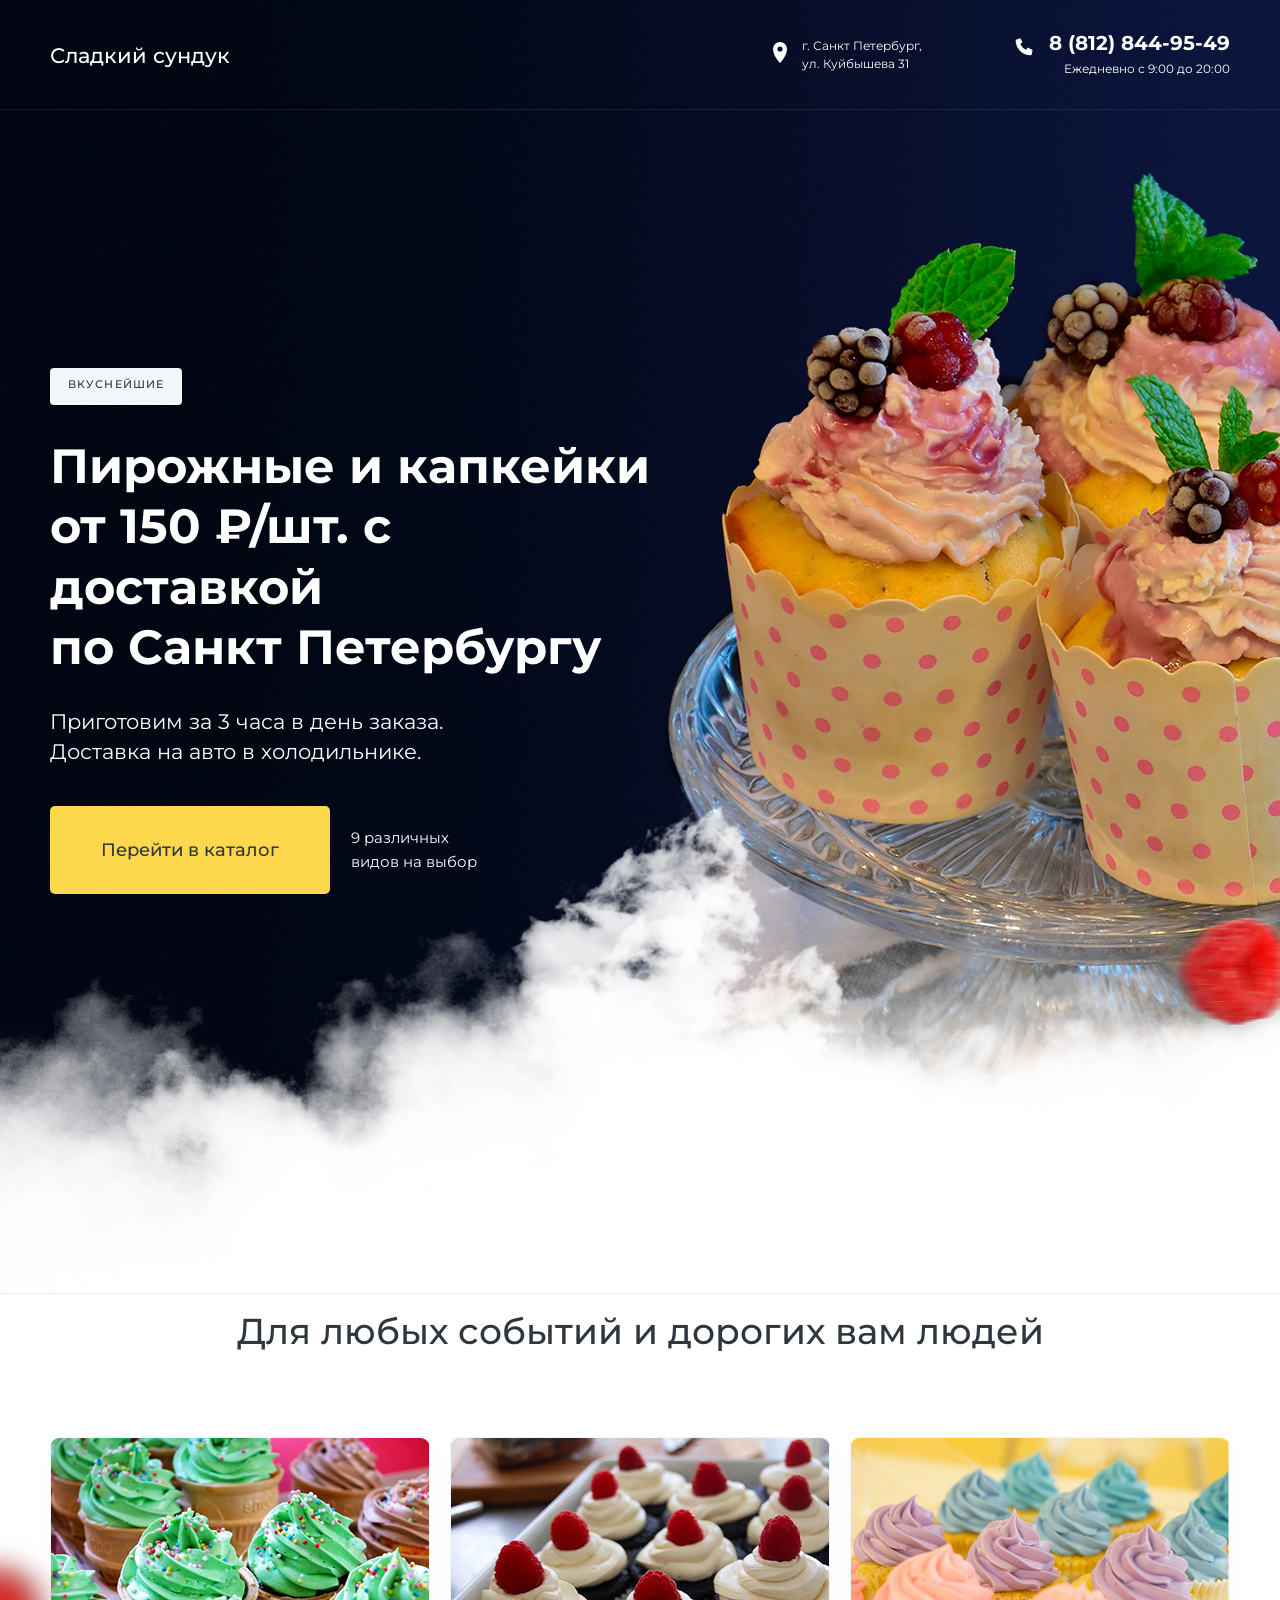
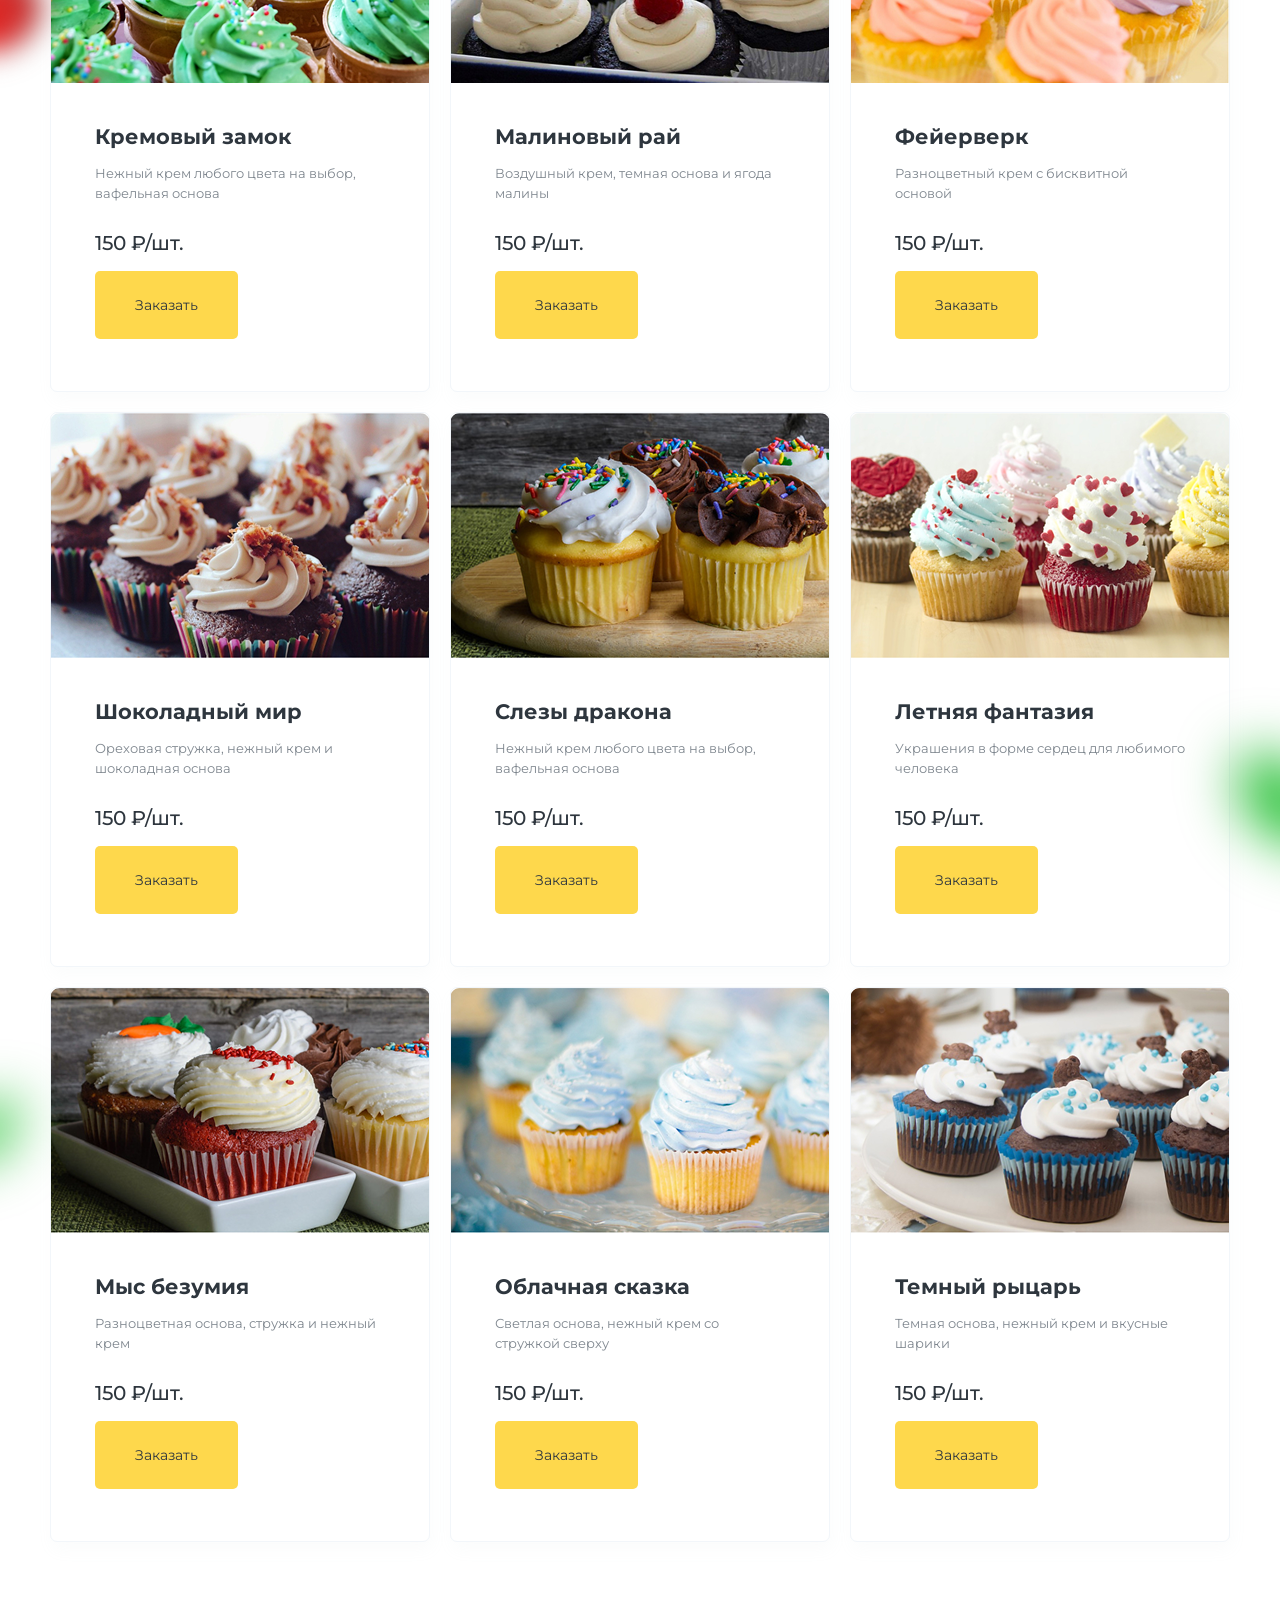
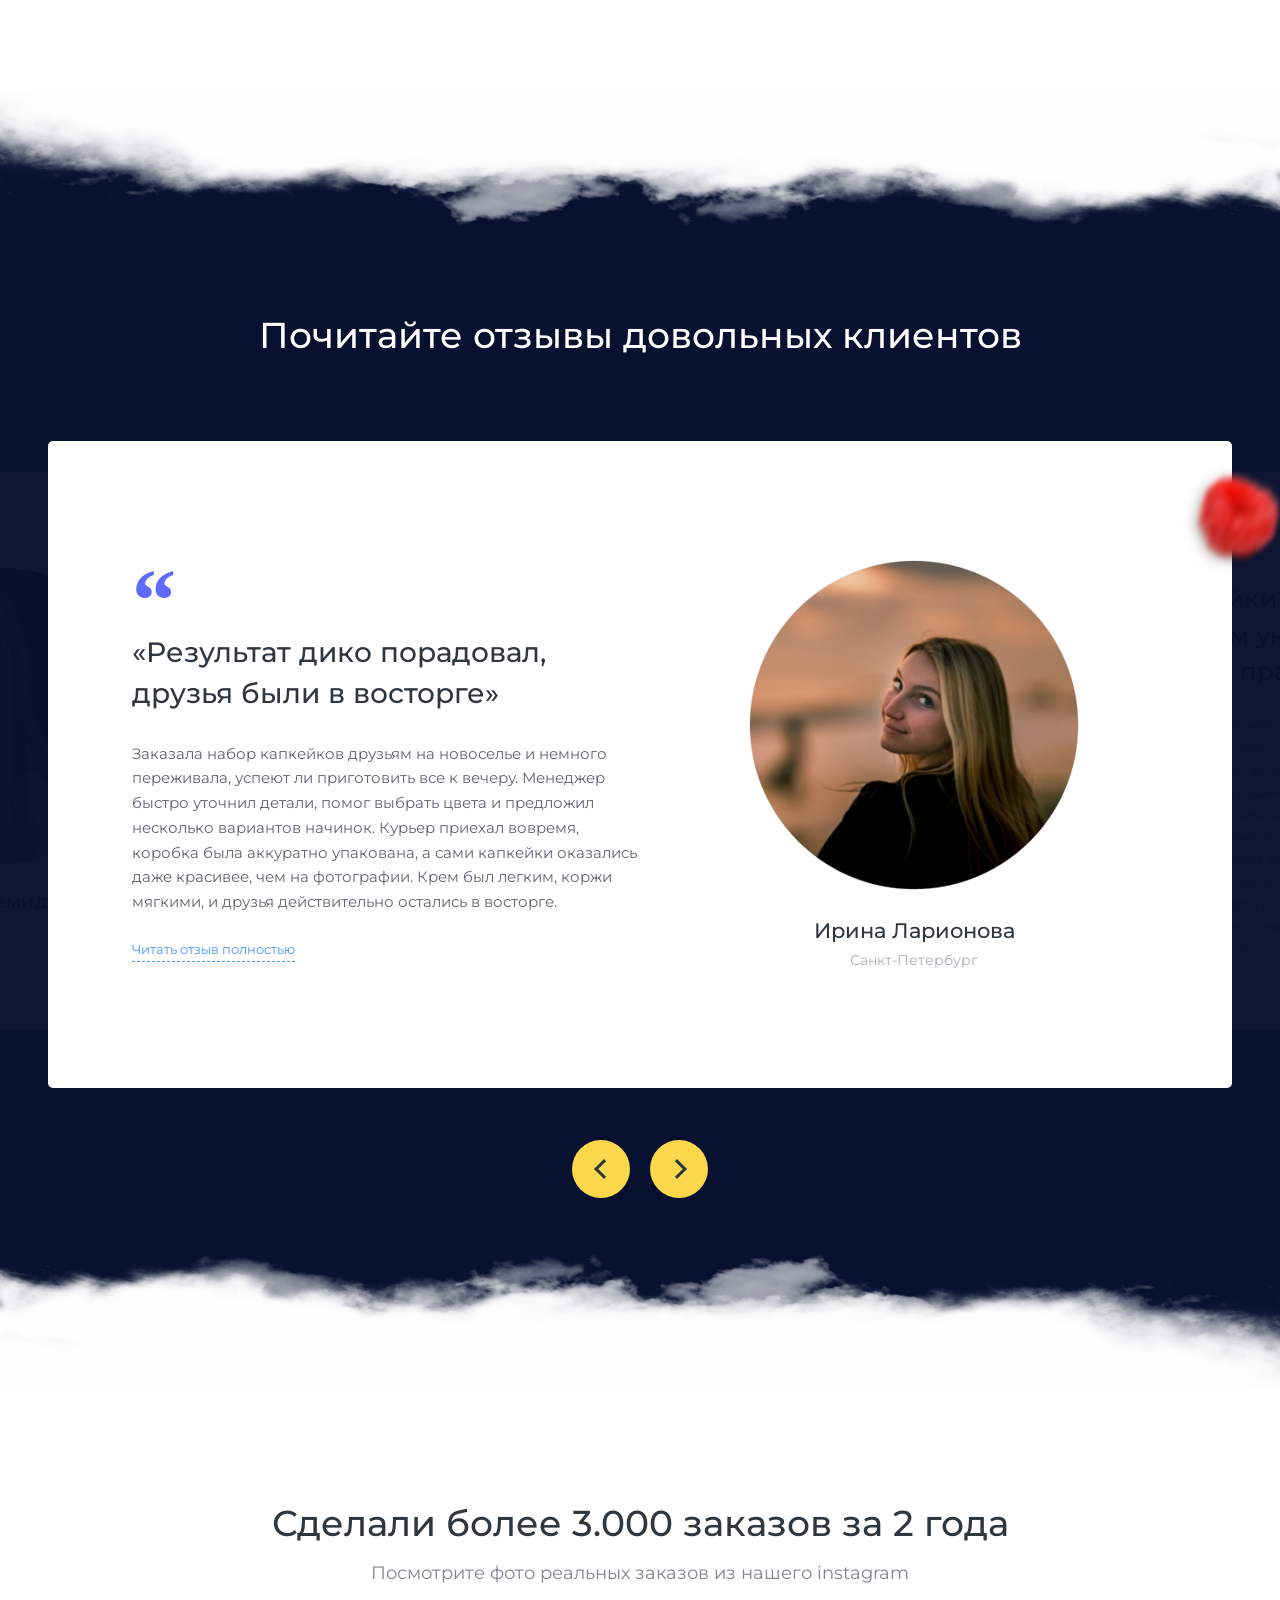
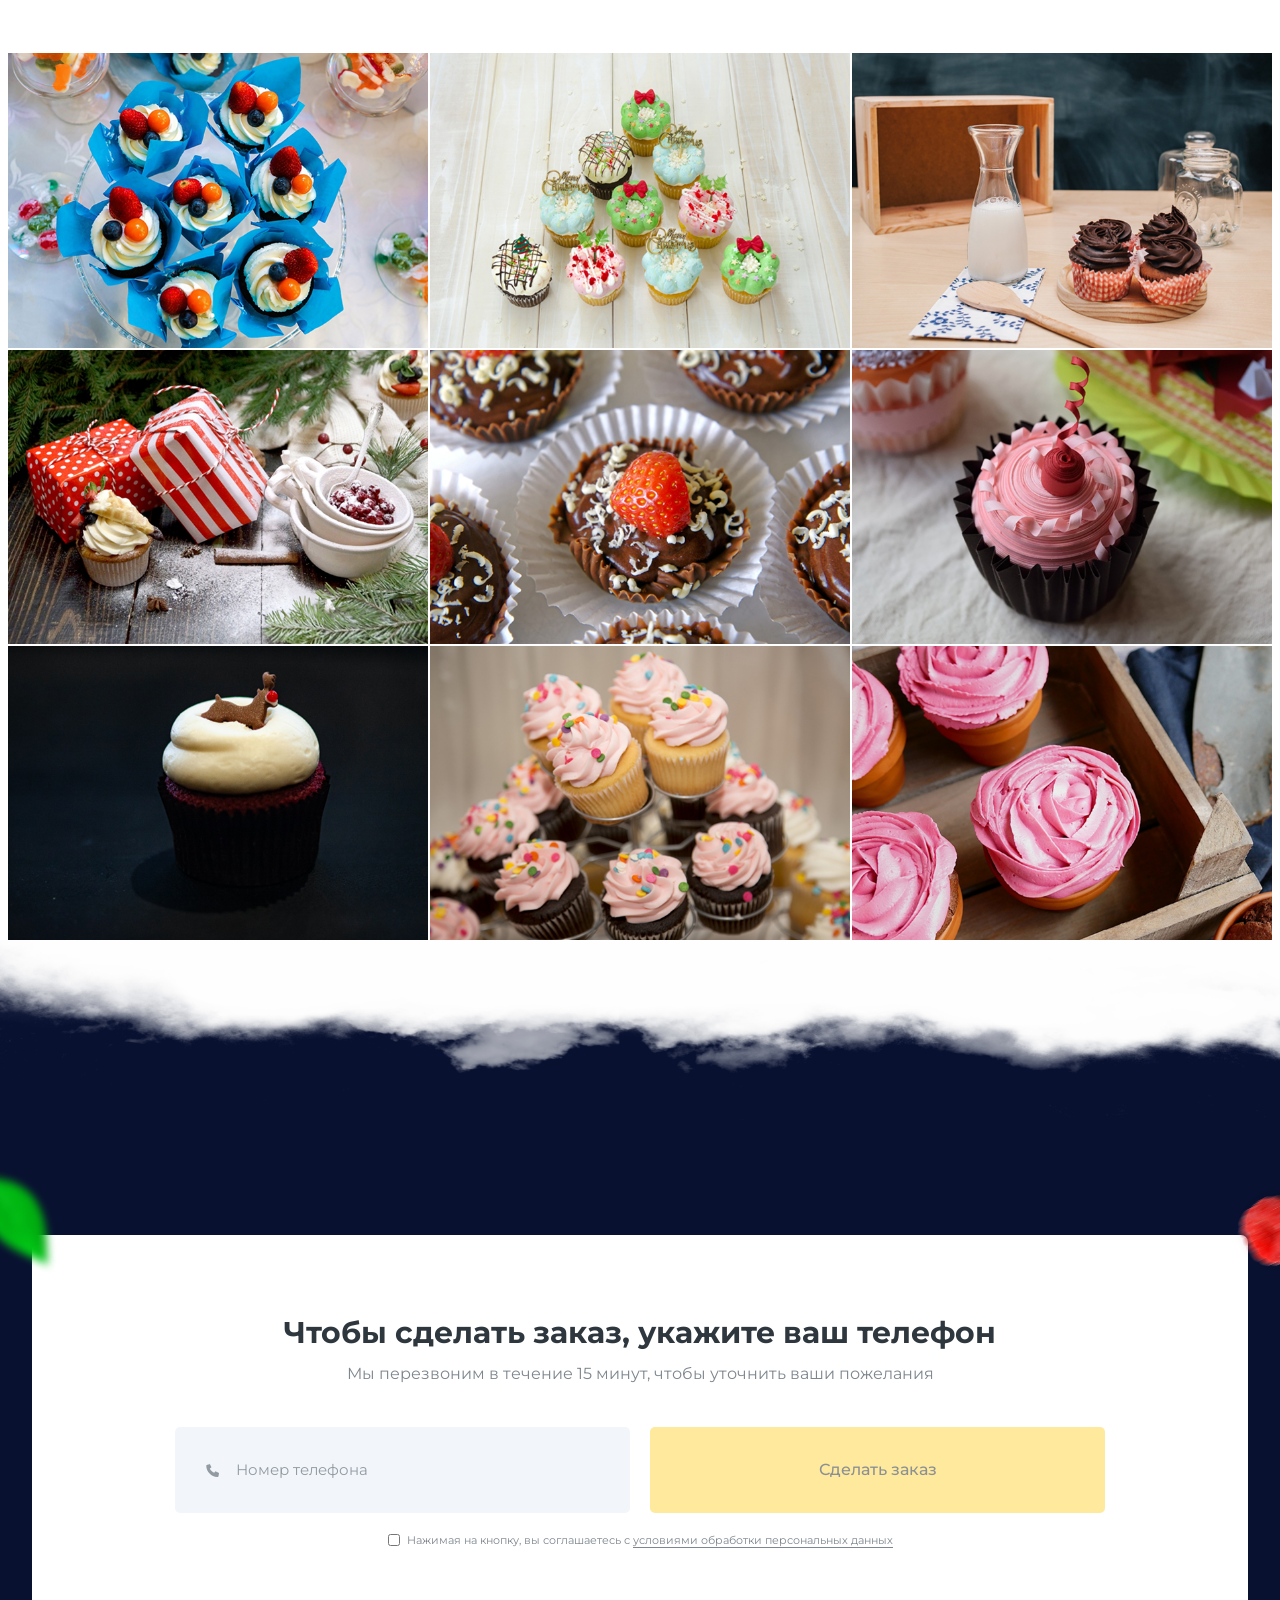
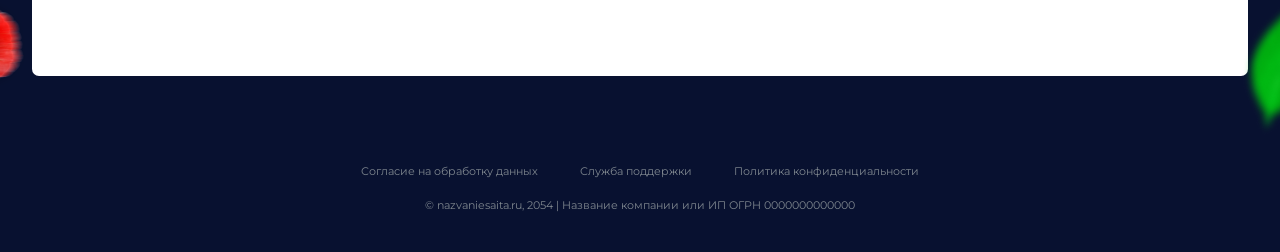
<file: index.html>
<!DOCTYPE html>
<html lang="ru">
<head>
  <meta charset="UTF-8">
  <meta name="viewport" content="width=device-width, initial-scale=1.0">
  <meta name="description" content="Капкейки и пирожные с доставкой по Санкт-Петербургу">
  <title>Сладкий сундук</title>
  <link rel="preconnect" href="https://fonts.googleapis.com">
  <link rel="preconnect" href="https://fonts.gstatic.com" crossorigin>
  <link href="https://fonts.googleapis.com/css2?family=Montserrat:wght@400;500;600;700;800&display=swap" rel="stylesheet">
  <link rel="stylesheet" href="style.css">
</head>
<body>
  <main>
    <section class="hero" id="top">
      <div class="container">
        <header class="site-header">
          <a class="site-header__brand" href="#top">Сладкий сундук</a>
          <div class="site-header__contacts">
            <div class="contact contact--address">
              <svg class="contact__icon" width="18" height="24" viewBox="0 0 18 24" aria-hidden="true"><path d="M9 23s7-7.1 7-14A7 7 0 1 0 2 9c0 6.9 7 14 7 14Z" fill="currentColor"/><circle cx="9" cy="9" r="2.6" fill="#081130"/></svg>
              <span>г. Санкт Петербург,<br>ул. Куйбышева 31</span>
            </div>
            <a class="contact contact--phone" href="tel:+78128449549">
              <svg class="contact__icon" width="22" height="22" viewBox="0 0 24 24" aria-hidden="true"><path d="M6.6 2.8 9.3 8 6.9 9.8c1.3 2.8 3.5 5 6.3 6.3l1.8-2.4 5.2 2.7-.7 4.3c-.2.9-1 1.5-1.9 1.5C9 21.7 2.3 15 1.8 6.4c0-.9.6-1.7 1.5-1.9l3.3-.7Z" fill="currentColor"/></svg>
              <span><strong>8 (812) 844-95-49</strong><small>Ежедневно с 9:00 до 20:00</small></span>
            </a>
          </div>
        </header>
        <div class="hero__content">
          <p class="eyebrow">Вкуснейшие</p>
          <h1>Пирожные и капкейки
от 150 ₽/шт. с доставкой
по Санкт Петербургу</h1>
          <p class="hero__description">Приготовим за 3 часа в день заказа.
Доставка на авто в холодильнике.</p>
          <div class="hero__action"><a class="button button--large" href="#catalog">Перейти в каталог</a><span>9 различных
видов на выбор</span></div>
        </div>
      </div>
      <div class="decor decor--hero-berry-left" aria-hidden="true"></div><div class="decor decor--hero-berry-bottom" aria-hidden="true"></div><div class="decor decor--hero-berry-right" aria-hidden="true"></div><div class="decor decor--hero-leaf" aria-hidden="true"></div>
    </section>

    <section class="catalog section-light" id="catalog">
      <div class="container">
        <h2 class="section-title">Для любых событий и дорогих вам людей</h2>
        <div class="catalog__grid"><article class="product-card">
  <img class="product-card__image" src="data/Каталог товаров/img.png" alt="Зеленые капкейки Кремовый замок">
  <div class="product-card__body">
    <h3>Кремовый замок</h3>
    <p>Нежный крем любого цвета на выбор, вафельная основа</p>
    <strong class="product-card__price">150 ₽/шт.</strong>
    <button class="button product-card__button" type="button" data-order-product="Кремовый замок">Заказать</button>
  </div>
</article><article class="product-card">
  <img class="product-card__image" src="data/Каталог товаров/img (1).png" alt="Капкейки Малиновый рай">
  <div class="product-card__body">
    <h3>Малиновый рай</h3>
    <p>Воздушный крем, темная основа и ягода малины</p>
    <strong class="product-card__price">150 ₽/шт.</strong>
    <button class="button product-card__button" type="button" data-order-product="Малиновый рай">Заказать</button>
  </div>
</article><article class="product-card">
  <img class="product-card__image" src="data/Каталог товаров/img (2).png" alt="Разноцветные капкейки Фейерверк">
  <div class="product-card__body">
    <h3>Фейерверк</h3>
    <p>Разноцветный крем с бисквитной основой</p>
    <strong class="product-card__price">150 ₽/шт.</strong>
    <button class="button product-card__button" type="button" data-order-product="Фейерверк">Заказать</button>
  </div>
</article><article class="product-card">
  <img class="product-card__image" src="data/Каталог товаров/img (3).png" alt="Шоколадные капкейки Шоколадный мир">
  <div class="product-card__body">
    <h3>Шоколадный мир</h3>
    <p>Ореховая стружка, нежный крем и шоколадная основа</p>
    <strong class="product-card__price">150 ₽/шт.</strong>
    <button class="button product-card__button" type="button" data-order-product="Шоколадный мир">Заказать</button>
  </div>
</article><article class="product-card">
  <img class="product-card__image" src="data/Каталог товаров/img (4).png" alt="Капкейки Слезы дракона">
  <div class="product-card__body">
    <h3>Слезы дракона</h3>
    <p>Нежный крем любого цвета на выбор, вафельная основа</p>
    <strong class="product-card__price">150 ₽/шт.</strong>
    <button class="button product-card__button" type="button" data-order-product="Слезы дракона">Заказать</button>
  </div>
</article><article class="product-card">
  <img class="product-card__image" src="data/Каталог товаров/img (5).png" alt="Капкейки Летняя фантазия">
  <div class="product-card__body">
    <h3>Летняя фантазия</h3>
    <p>Украшения в форме сердец для любимого человека</p>
    <strong class="product-card__price">150 ₽/шт.</strong>
    <button class="button product-card__button" type="button" data-order-product="Летняя фантазия">Заказать</button>
  </div>
</article><article class="product-card">
  <img class="product-card__image" src="data/Каталог товаров/img (6).png" alt="Капкейки Мыс безумия">
  <div class="product-card__body">
    <h3>Мыс безумия</h3>
    <p>Разноцветная основа, стружка и нежный крем</p>
    <strong class="product-card__price">150 ₽/шт.</strong>
    <button class="button product-card__button" type="button" data-order-product="Мыс безумия">Заказать</button>
  </div>
</article><article class="product-card">
  <img class="product-card__image" src="data/Каталог товаров/img (7).png" alt="Капкейки Облачная сказка">
  <div class="product-card__body">
    <h3>Облачная сказка</h3>
    <p>Светлая основа, нежный крем со стружкой сверху</p>
    <strong class="product-card__price">150 ₽/шт.</strong>
    <button class="button product-card__button" type="button" data-order-product="Облачная сказка">Заказать</button>
  </div>
</article><article class="product-card">
  <img class="product-card__image" src="data/Каталог товаров/img (8).png" alt="Капкейки Темный рыцарь">
  <div class="product-card__body">
    <h3>Темный рыцарь</h3>
    <p>Темная основа, нежный крем и вкусные шарики</p>
    <strong class="product-card__price">150 ₽/шт.</strong>
    <button class="button product-card__button" type="button" data-order-product="Темный рыцарь">Заказать</button>
  </div>
</article></div>
      </div>
      <div class="decor decor--catalog-berry" aria-hidden="true"></div><div class="decor decor--catalog-leaf-right" aria-hidden="true"></div><div class="decor decor--catalog-leaf-left" aria-hidden="true"></div>
    </section>

    <section class="reviews" id="reviews">
      <div class="container">
        <h2 class="section-title section-title--light">Почитайте отзывы довольных клиентов</h2>
        <div class="reviews__viewport" data-reviews-slider><article class="review-card is-active" data-review-slide aria-hidden="false">
  <div class="review-card__content">
    <span class="review-card__quote" aria-hidden="true">“</span>
    <h3>«Результат дико порадовал, друзья были в восторге»</h3>
    <p>Заказала набор капкейков друзьям на новоселье и немного переживала, успеют ли приготовить все к вечеру. Менеджер быстро уточнил детали, помог выбрать цвета и предложил несколько вариантов начинок. Курьер приехал вовремя, коробка была аккуратно упакована, а сами капкейки оказались даже красивее, чем на фотографии. Крем был легким, коржи мягкими, и друзья действительно остались в восторге.</p>
    <button class="review-card__more" type="button" data-review-open>Читать отзыв полностью</button>
    <div class="review-card__full" data-review-full hidden>Заказала набор капкейков друзьям на новоселье и немного переживала, успеют ли приготовить все к вечеру. Менеджер быстро уточнил детали, помог выбрать цвета и предложил несколько вариантов начинок. Курьер приехал вовремя, коробка была аккуратно упакована, ни один капкейк не пострадал. Результат дико порадовал: крем легкий, коржи мягкие, а оформление выглядело празднично и очень аккуратно. Друзья были в восторге и долго фотографировали десерт перед тем, как начать его пробовать. Теперь знаю, где буду заказывать сладкое к следующим праздникам.</div>
  </div>
  <div class="review-card__person">
    <img src="data/Отзывы/img.png" alt="Ирина Ларионова">
    <strong>Ирина Ларионова</strong>
    <span>Санкт-Петербург</span>
  </div>
</article><article class="review-card" data-review-slide aria-hidden="true">
  <div class="review-card__content">
    <span class="review-card__quote" aria-hidden="true">“</span>
    <h3>«Капкейки стали главным украшением нашего праздника»</h3>
    <p>Заказывала капкейки дочке на день рождения и хотела, чтобы они подходили к оформлению праздника. Все пожелания по цветам и украшениям внимательно выслушали и предложили несколько удачных вариантов. Доставку привезли точно ко времени, капкейки выглядели ярко и аккуратно, а крем оказался совсем не тяжелым. Дети разобрали их за несколько минут, взрослые тоже остались очень довольны.</p>
    <button class="review-card__more" type="button" data-review-open>Читать отзыв полностью</button>
    <div class="review-card__full" data-review-full hidden>Заказывала капкейки дочке на день рождения и хотела, чтобы они подходили к оформлению праздника. Отправила примеры цветов и рассказала, какие украшения нравятся ребенку. Со мной спокойно обсудили все детали, предложили понятные варианты и не пытались навязать ничего лишнего. В день праздника заказ приехал точно ко времени. Капкейки выглядели ярко, но не перегруженно, крем держал форму и при этом был совсем не тяжелым. Дети разобрали их за несколько минут, а взрослые отдельно похвалили шоколадную начинку. Капкейки стали главным украшением стола, поэтому следующим семейным праздником снова обращусь сюда.</div>
  </div>
  <div class="review-card__person">
    <img src="data/Отзывы/img (1).png" alt="Елена Демидова">
    <strong>Елена Демидова</strong>
    <span>Санкт-Петербург</span>
  </div>
</article></div>
        <div class="reviews__controls" aria-label="Переключение отзывов">
          <button class="round-button" type="button" data-review-prev aria-label="Предыдущий отзыв"><span class="chevron chevron--left" aria-hidden="true"></span></button>
          <button class="round-button" type="button" data-review-next aria-label="Следующий отзыв"><span class="chevron chevron--right" aria-hidden="true"></span></button>
        </div>
      </div>
      <div class="decor decor--reviews-leaf" aria-hidden="true"></div><div class="decor decor--reviews-berry" aria-hidden="true"></div>
    </section>

    <section class="gallery section-light" id="gallery">
      <div class="container container--wide">
        <header class="gallery__header"><h2 class="section-title">Сделали более 3.000 заказов за 2 года</h2><p>Посмотрите фото реальных заказов из нашего instagram</p></header>
        <div class="gallery__grid"><img src="data/Галерея/photo.png" alt="Капкейки с ягодами на голубой подставке"><img src="data/Галерея/photo (1).png" alt="Набор праздничных капкейков"><img src="data/Галерея/photo (2).png" alt="Шоколадные капкейки на столе"><img src="data/Галерея/photo (3).png" alt="Капкейки рядом с подарками"><img src="data/Галерея/photo (4).png" alt="Шоколадные капкейки с клубникой"><img src="data/Галерея/photo (5).png" alt="Розовый капкейк"><img src="data/Галерея/photo (6).png" alt="Шоколадный капкейк на темном фоне"><img src="data/Галерея/photo (7).png" alt="Набор капкейков с розовым кремом"><img src="data/Галерея/photo (8).png" alt="Розовые капкейки в деревянном ящике"></div>
      </div>
    </section>

    <section class="order-form" id="order">
      <div class="container">
        <div class="order-form__panel">
          <h2>Чтобы сделать заказ, укажите ваш телефон</h2><p>Мы перезвоним в течение 15 минут, чтобы уточнить ваши пожелания</p>
          <form class="order-form__fields" data-order-form>
            <label class="phone-field"><svg width="18" height="18" viewBox="0 0 24 24" aria-hidden="true"><path d="M6.6 2.8 9.3 8 6.9 9.8c1.3 2.8 3.5 5 6.3 6.3l1.8-2.4 5.2 2.7-.7 4.3c-.2.9-1 1.5-1.9 1.5C9 21.7 2.3 15 1.8 6.4c0-.9.6-1.7 1.5-1.9l3.3-.7Z" fill="currentColor"/></svg><input type="tel" name="phone" placeholder="Номер телефона" autocomplete="tel" required minlength="7" pattern="[+0-9 ()-]{7,25}"></label>
            <input type="hidden" name="product" data-selected-product>
            <button class="button order-form__button" type="submit" disabled>Сделать заказ</button>
            <label class="agreement"><input type="checkbox" name="consent" value="yes" required><span>Нажимая на кнопку, вы соглашаетесь с <a href="#">условиями обработки персональных данных</a></span></label>
          </form>
          <p class="form-message" data-form-message role="status" aria-live="polite"></p>
        </div>
      </div>
      <div class="decor decor--form-leaf-top" aria-hidden="true"></div><div class="decor decor--form-berry-top" aria-hidden="true"></div><div class="decor decor--form-berry-bottom" aria-hidden="true"></div><div class="decor decor--form-leaf-bottom" aria-hidden="true"></div>
    </section>
  </main>

  <footer class="site-footer"><div class="container"><nav class="site-footer__links" aria-label="Юридическая информация"><a href="#">Согласие на обработку данных</a><a href="#">Служба поддержки</a><a href="#">Политика конфиденциальности</a></nav><p>© nazvaniesaita.ru, 2054 | Название компании или ИП ОГРН 0000000000000</p></div></footer>

  <div class="review-modal" data-review-modal hidden>
    <div class="review-modal__backdrop" data-review-close></div>
    <div class="review-modal__dialog" role="dialog" aria-modal="true" aria-labelledby="review-modal-title">
      <button class="review-modal__close" type="button" data-review-close aria-label="Закрыть отзыв">×</button>
      <h2 id="review-modal-title" data-modal-title></h2>
      <p class="review-modal__author" data-modal-author></p>
      <p class="review-modal__text" data-modal-text></p>
    </div>
  </div>
  <script src="script.js"></script>
</body>
</html>
</file>
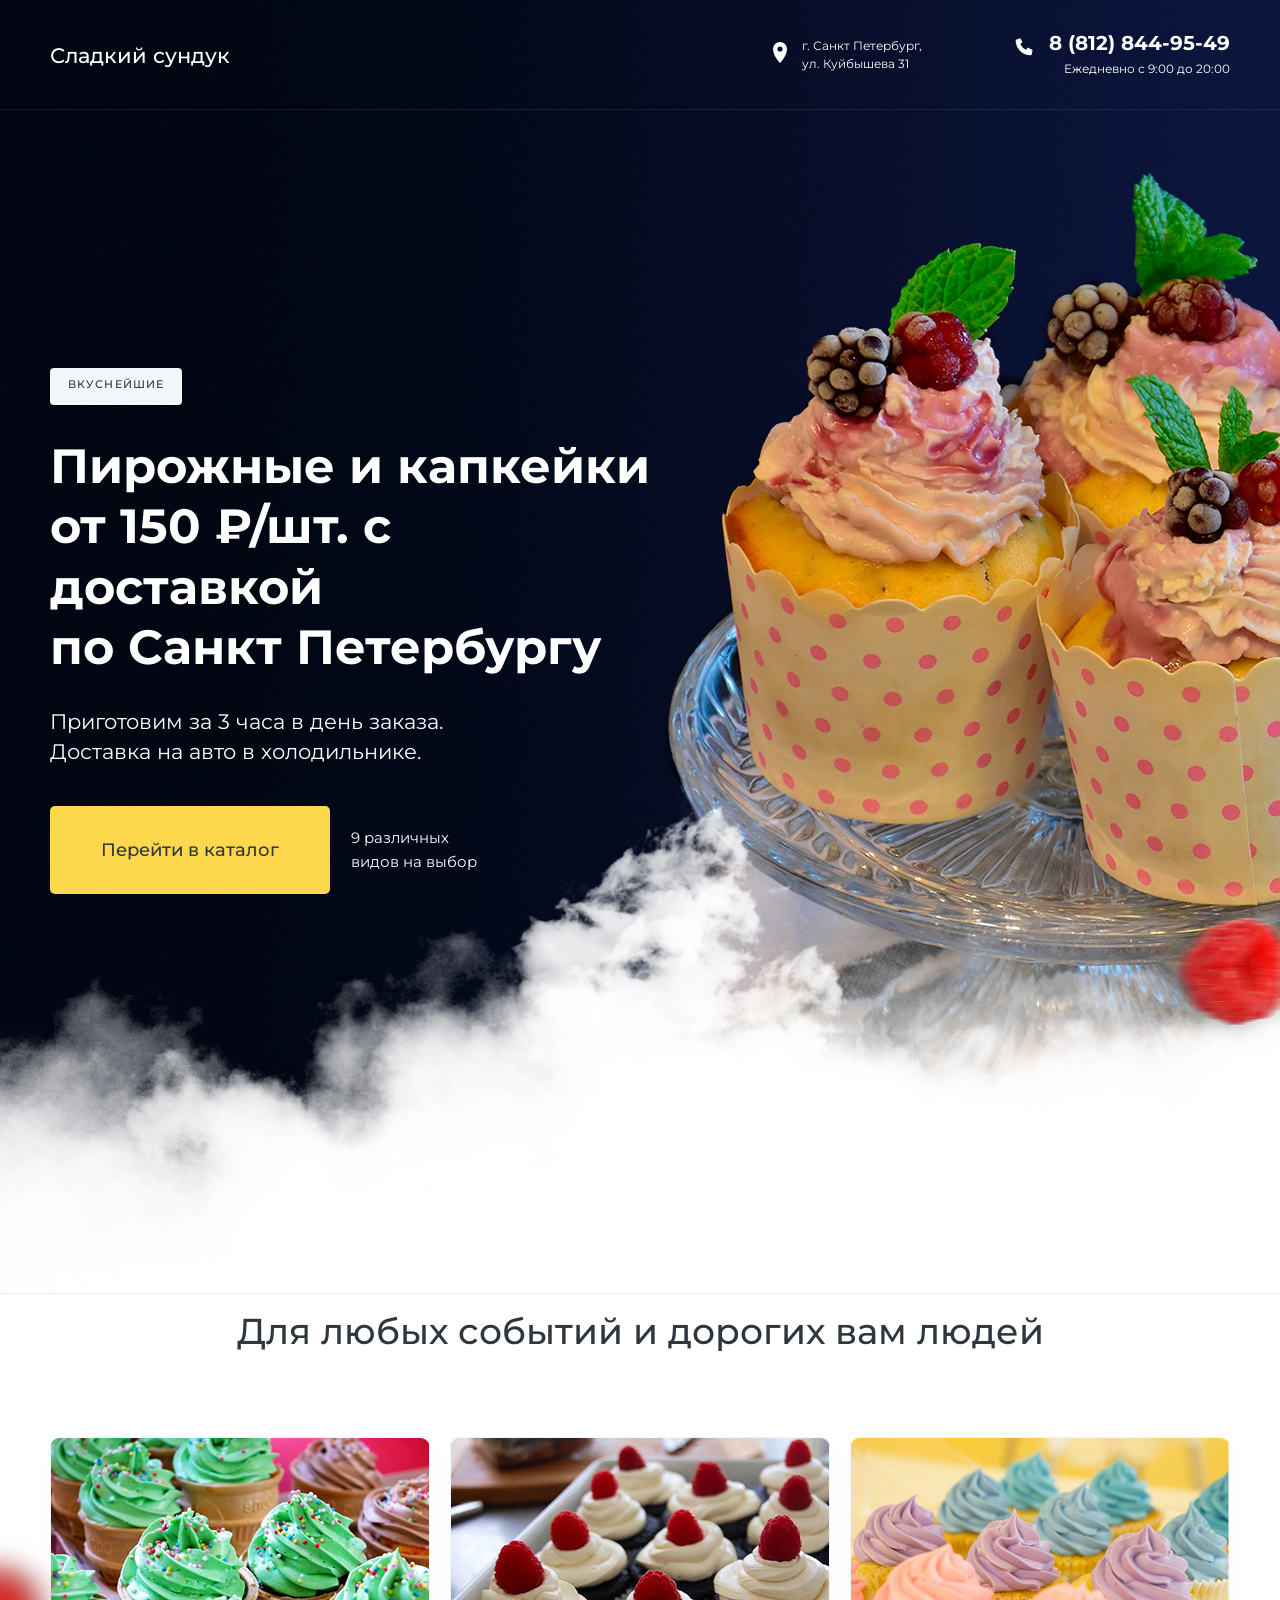
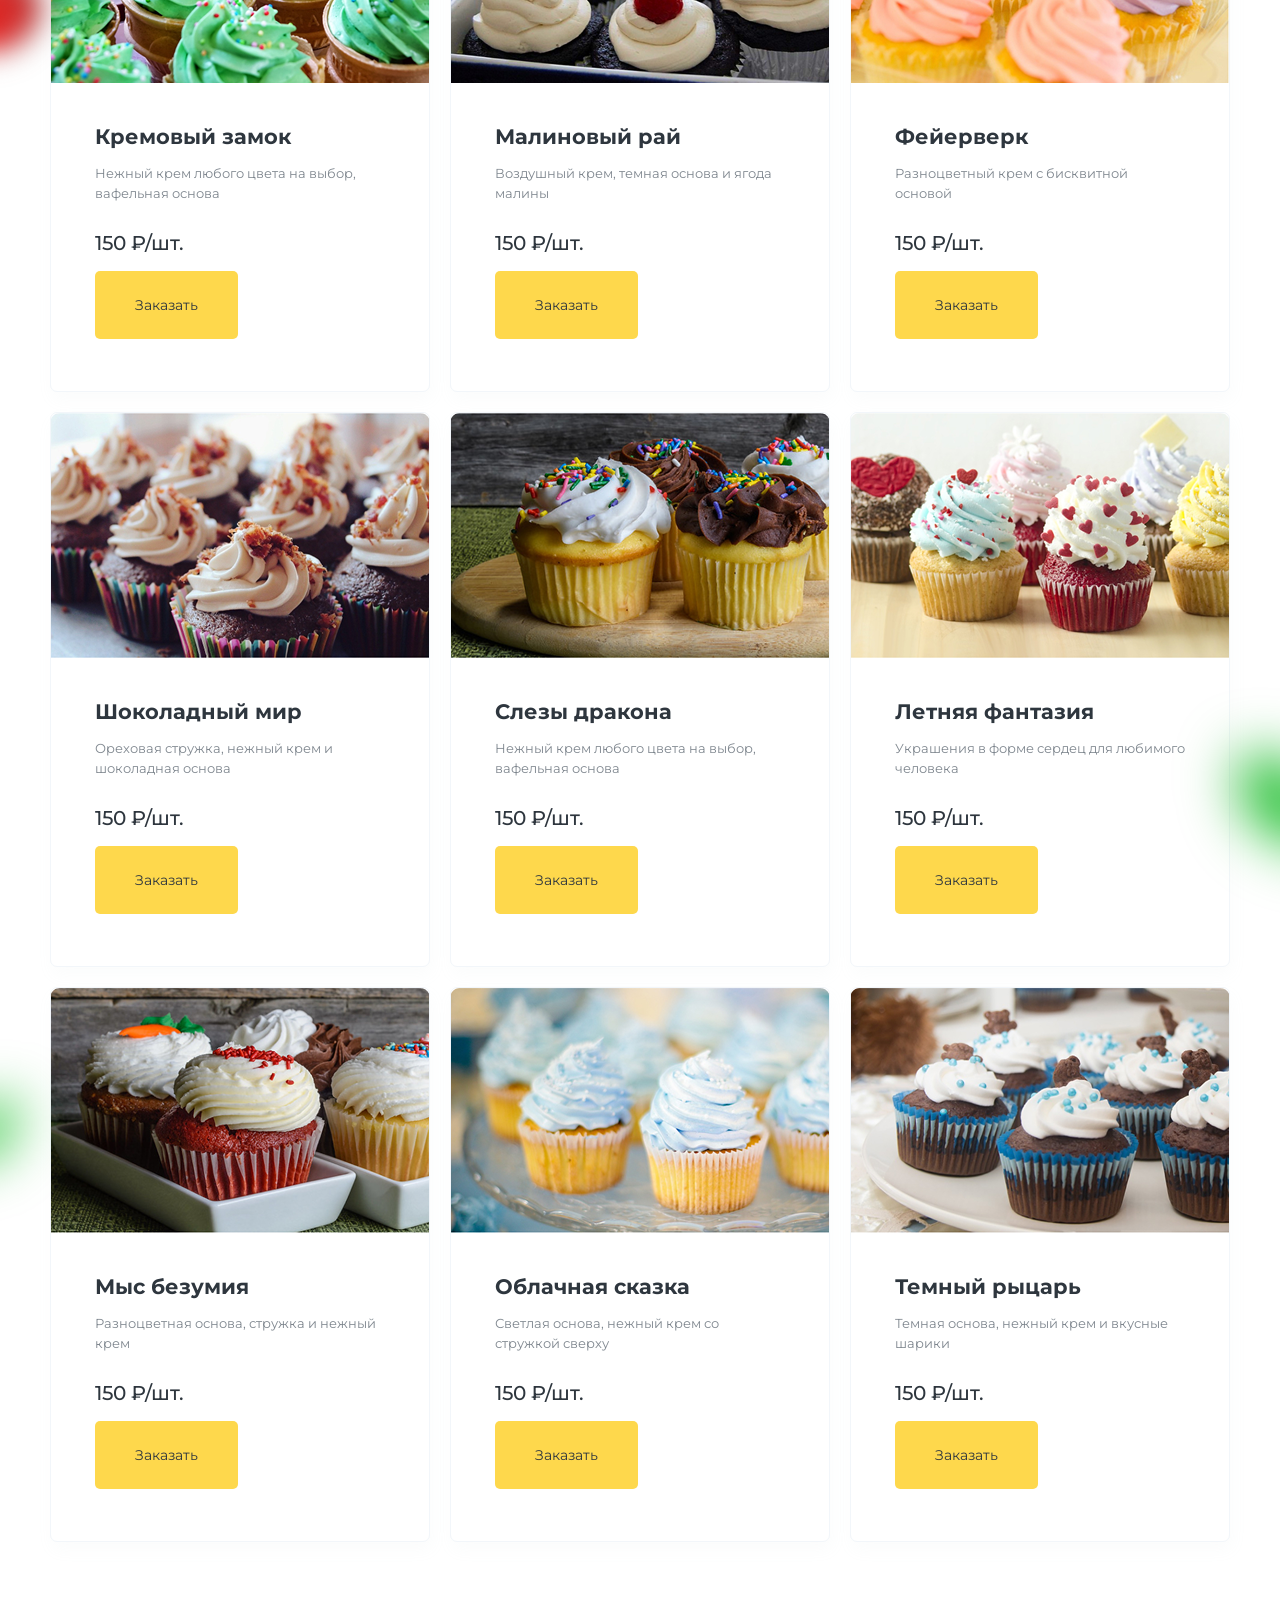
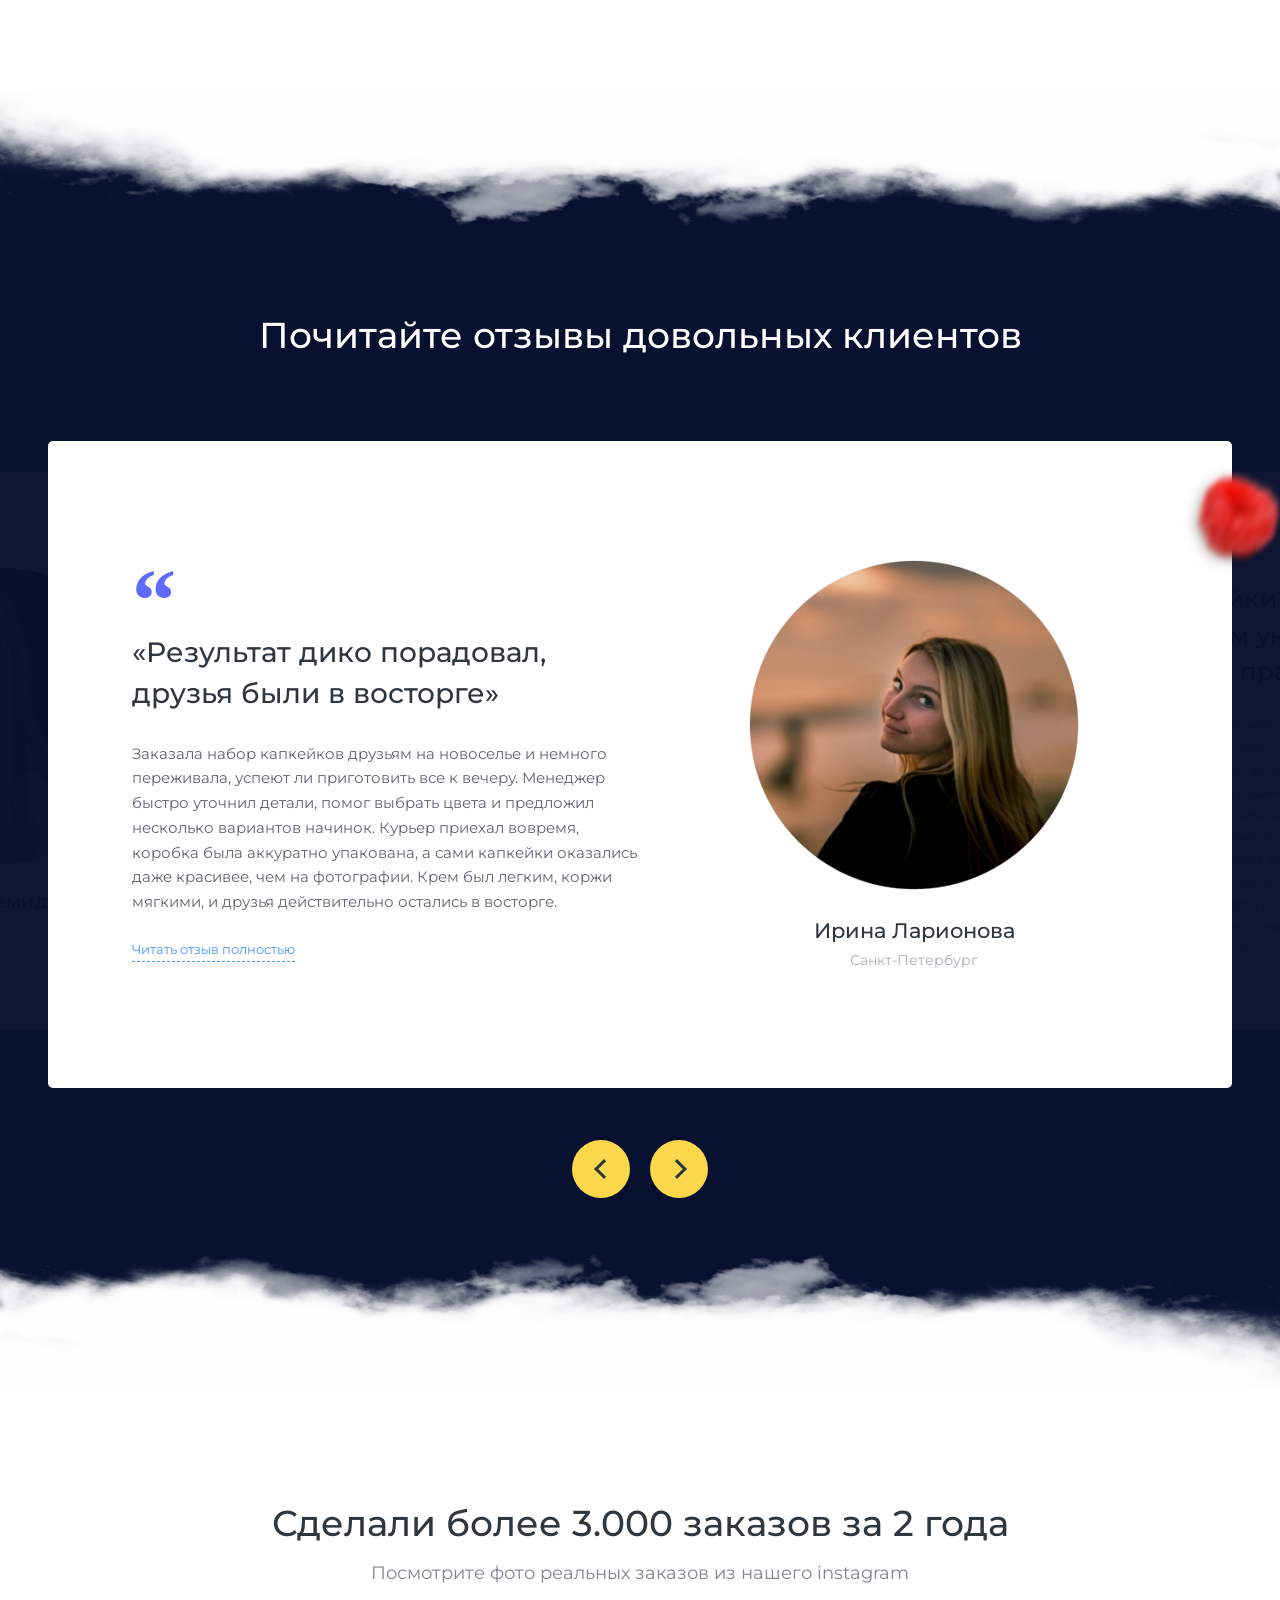
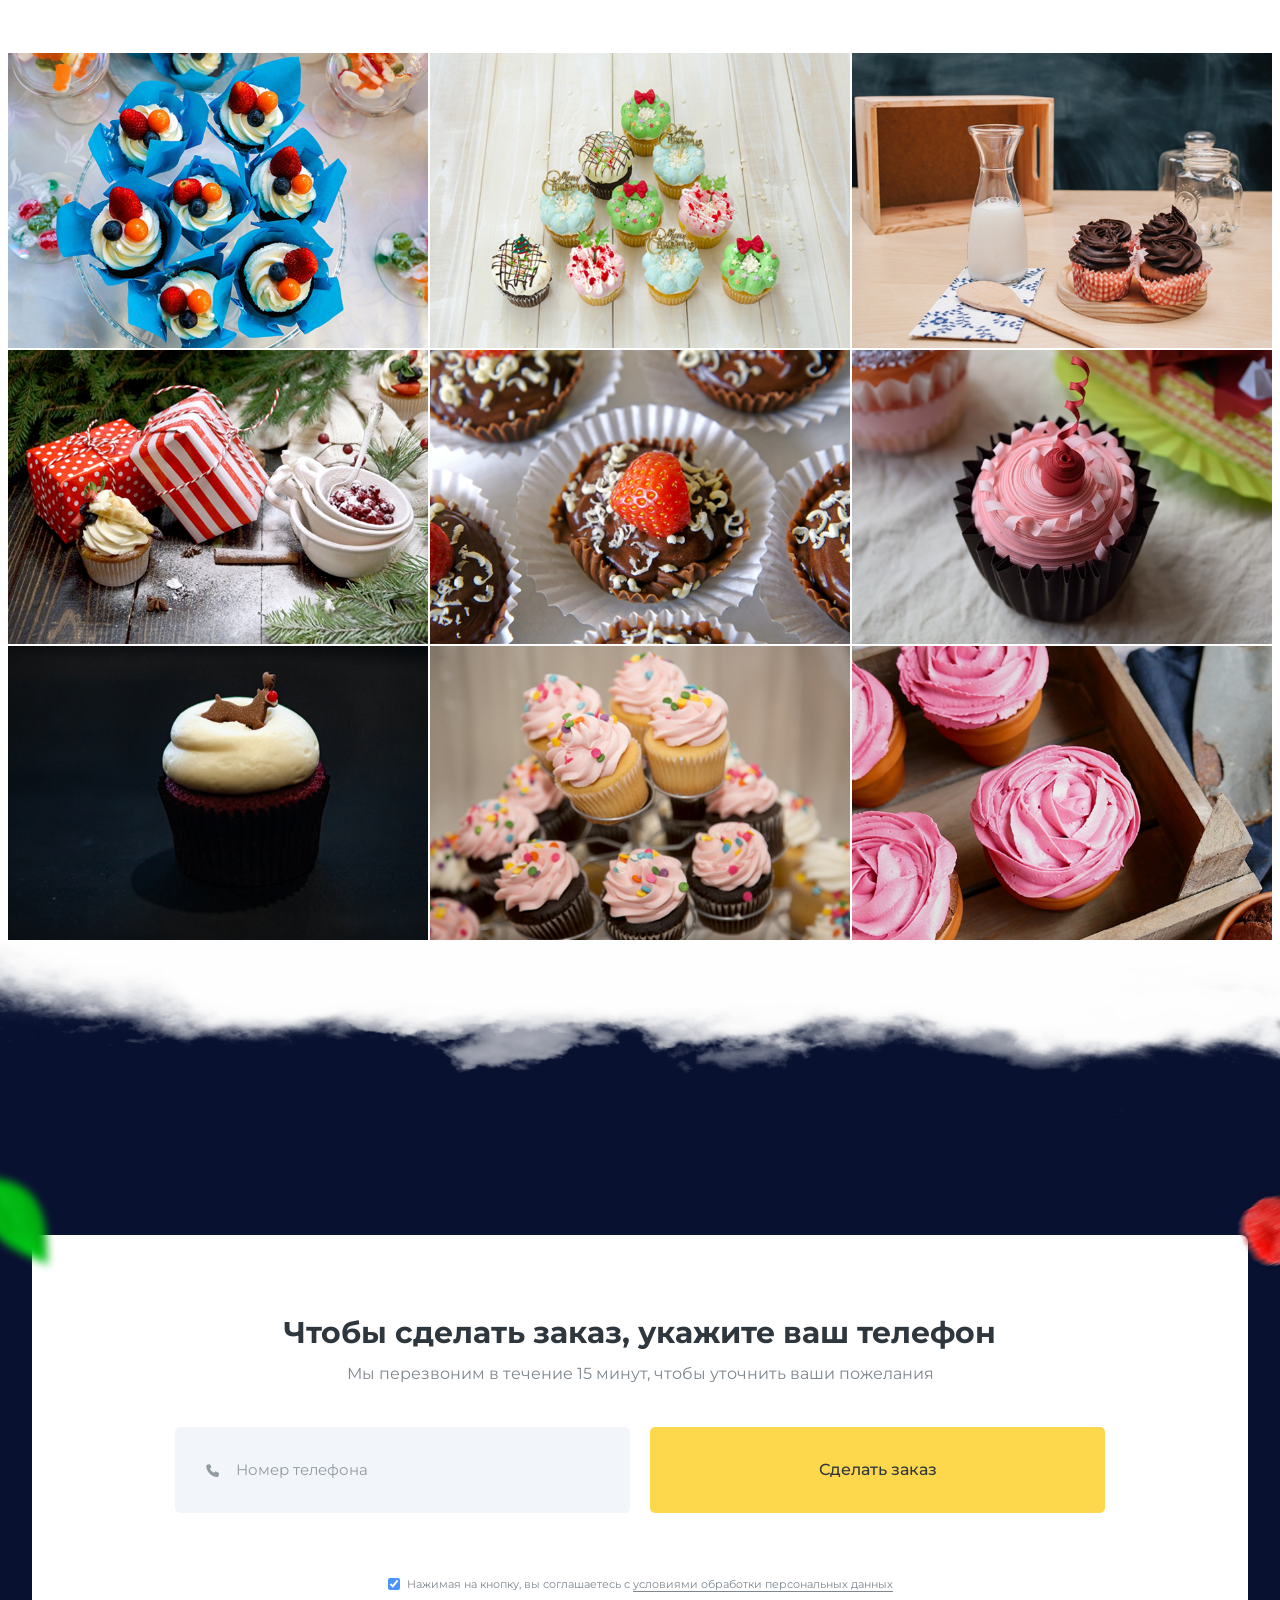
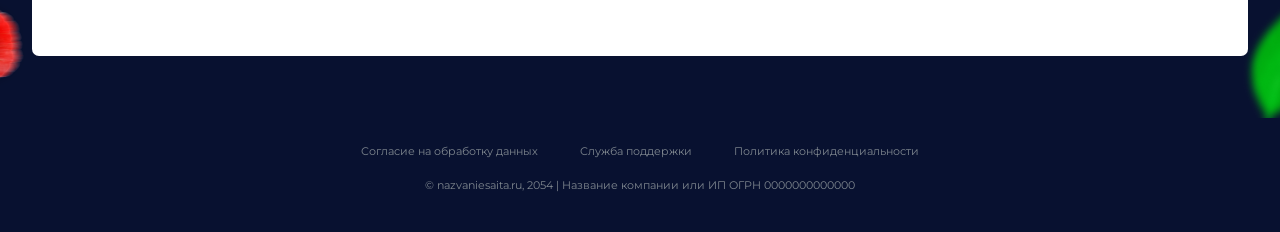
<file: фадфыжвдв.html>
<!DOCTYPE html>
<html lang="ru">
<head>
  <meta charset="UTF-8">
  <meta name="viewport" content="width=device-width, initial-scale=1.0">
  <meta name="description" content="Капкейки и пирожные с доставкой по Санкт-Петербургу">
  <title>Сладкий сундук</title>
  <link rel="preconnect" href="https://fonts.googleapis.com">
  <link rel="preconnect" href="https://fonts.gstatic.com" crossorigin>
  <link href="https://fonts.googleapis.com/css2?family=Montserrat:wght@400;500;600;700;800&display=swap" rel="stylesheet">
  <link rel="stylesheet" href="style.css">
</head>
<body>
  <main>
    <section class="hero" id="top">
      <div class="container">
        <header class="site-header">
          <a class="site-header__brand" href="#top">Сладкий сундук</a>
          <div class="site-header__contacts">
            <div class="contact contact--address">
              <svg class="contact__icon" width="18" height="24" viewBox="0 0 18 24" aria-hidden="true"><path d="M9 23s7-7.1 7-14A7 7 0 1 0 2 9c0 6.9 7 14 7 14Z" fill="currentColor"/><circle cx="9" cy="9" r="2.6" fill="#081130"/></svg>
              <span>г. Санкт Петербург,<br>ул. Куйбышева 31</span>
            </div>
            <a class="contact contact--phone" href="tel:+78128449549">
              <svg class="contact__icon" width="22" height="22" viewBox="0 0 24 24" aria-hidden="true"><path d="M6.6 2.8 9.3 8 6.9 9.8c1.3 2.8 3.5 5 6.3 6.3l1.8-2.4 5.2 2.7-.7 4.3c-.2.9-1 1.5-1.9 1.5C9 21.7 2.3 15 1.8 6.4c0-.9.6-1.7 1.5-1.9l3.3-.7Z" fill="currentColor"/></svg>
              <span><strong>8 (812) 844-95-49</strong><small>Ежедневно с 9:00 до 20:00</small></span>
            </a>
          </div>
        </header>
        <div class="hero__content">
          <p class="eyebrow">Вкуснейшие</p>
          <h1>Пирожные и капкейки
от 150 ₽/шт. с доставкой
по Санкт Петербургу</h1>
          <p class="hero__description">Приготовим за 3 часа в день заказа.
Доставка на авто в холодильнике.</p>
          <div class="hero__action"><a class="button button--large" href="#catalog">Перейти в каталог</a><span>9 различных
видов на выбор</span></div>
        </div>
      </div>
      <div class="decor decor--hero-berry-left" aria-hidden="true"></div><div class="decor decor--hero-berry-bottom" aria-hidden="true"></div><div class="decor decor--hero-berry-right" aria-hidden="true"></div><div class="decor decor--hero-leaf" aria-hidden="true"></div>
    </section>

    <section class="catalog section-light" id="catalog">
      <div class="container">
        <h2 class="section-title">Для любых событий и дорогих вам людей</h2>
        <div class="catalog__grid"><article class="product-card">
  <img class="product-card__image" src="data/Каталог товаров/img.png" alt="Зеленые капкейки Кремовый замок">
  <div class="product-card__body">
    <h3>Кремовый замок</h3>
    <p>Нежный крем любого цвета на выбор, вафельная основа</p>
    <strong class="product-card__price">150 ₽/шт.</strong>
    <button class="button product-card__button" type="button" data-order-product="Кремовый замок">Заказать</button>
  </div>
</article><article class="product-card">
  <img class="product-card__image" src="data/Каталог товаров/img (1).png" alt="Капкейки Малиновый рай">
  <div class="product-card__body">
    <h3>Малиновый рай</h3>
    <p>Воздушный крем, темная основа и ягода малины</p>
    <strong class="product-card__price">150 ₽/шт.</strong>
    <button class="button product-card__button" type="button" data-order-product="Малиновый рай">Заказать</button>
  </div>
</article><article class="product-card">
  <img class="product-card__image" src="data/Каталог товаров/img (2).png" alt="Разноцветные капкейки Фейерверк">
  <div class="product-card__body">
    <h3>Фейерверк</h3>
    <p>Разноцветный крем с бисквитной основой</p>
    <strong class="product-card__price">150 ₽/шт.</strong>
    <button class="button product-card__button" type="button" data-order-product="Фейерверк">Заказать</button>
  </div>
</article><article class="product-card">
  <img class="product-card__image" src="data/Каталог товаров/img (3).png" alt="Шоколадные капкейки Шоколадный мир">
  <div class="product-card__body">
    <h3>Шоколадный мир</h3>
    <p>Ореховая стружка, нежный крем и шоколадная основа</p>
    <strong class="product-card__price">150 ₽/шт.</strong>
    <button class="button product-card__button" type="button" data-order-product="Шоколадный мир">Заказать</button>
  </div>
</article><article class="product-card">
  <img class="product-card__image" src="data/Каталог товаров/img (4).png" alt="Капкейки Слезы дракона">
  <div class="product-card__body">
    <h3>Слезы дракона</h3>
    <p>Нежный крем любого цвета на выбор, вафельная основа</p>
    <strong class="product-card__price">150 ₽/шт.</strong>
    <button class="button product-card__button" type="button" data-order-product="Слезы дракона">Заказать</button>
  </div>
</article><article class="product-card">
  <img class="product-card__image" src="data/Каталог товаров/img (5).png" alt="Капкейки Летняя фантазия">
  <div class="product-card__body">
    <h3>Летняя фантазия</h3>
    <p>Украшения в форме сердец для любимого человека</p>
    <strong class="product-card__price">150 ₽/шт.</strong>
    <button class="button product-card__button" type="button" data-order-product="Летняя фантазия">Заказать</button>
  </div>
</article><article class="product-card">
  <img class="product-card__image" src="data/Каталог товаров/img (6).png" alt="Капкейки Мыс безумия">
  <div class="product-card__body">
    <h3>Мыс безумия</h3>
    <p>Разноцветная основа, стружка и нежный крем</p>
    <strong class="product-card__price">150 ₽/шт.</strong>
    <button class="button product-card__button" type="button" data-order-product="Мыс безумия">Заказать</button>
  </div>
</article><article class="product-card">
  <img class="product-card__image" src="data/Каталог товаров/img (7).png" alt="Капкейки Облачная сказка">
  <div class="product-card__body">
    <h3>Облачная сказка</h3>
    <p>Светлая основа, нежный крем со стружкой сверху</p>
    <strong class="product-card__price">150 ₽/шт.</strong>
    <button class="button product-card__button" type="button" data-order-product="Облачная сказка">Заказать</button>
  </div>
</article><article class="product-card">
  <img class="product-card__image" src="data/Каталог товаров/img (8).png" alt="Капкейки Темный рыцарь">
  <div class="product-card__body">
    <h3>Темный рыцарь</h3>
    <p>Темная основа, нежный крем и вкусные шарики</p>
    <strong class="product-card__price">150 ₽/шт.</strong>
    <button class="button product-card__button" type="button" data-order-product="Темный рыцарь">Заказать</button>
  </div>
</article></div>
      </div>
      <div class="decor decor--catalog-berry" aria-hidden="true"></div><div class="decor decor--catalog-leaf-right" aria-hidden="true"></div><div class="decor decor--catalog-leaf-left" aria-hidden="true"></div>
    </section>

    <section class="reviews" id="reviews">
      <div class="container">
        <h2 class="section-title section-title--light">Почитайте отзывы довольных клиентов</h2>
        <div class="reviews__viewport" data-reviews-slider><article class="review-card is-active" data-review-slide aria-hidden="false">
  <div class="review-card__content">
    <span class="review-card__quote" aria-hidden="true">“</span>
    <h3>«Результат дико порадовал, друзья были в восторге»</h3>
    <p>Заказала набор капкейков друзьям на новоселье и немного переживала, успеют ли приготовить все к вечеру. Менеджер быстро уточнил детали, помог выбрать цвета и предложил несколько вариантов начинок. Курьер приехал вовремя, коробка была аккуратно упакована, а сами капкейки оказались даже красивее, чем на фотографии. Крем был легким, коржи мягкими, и друзья действительно остались в восторге.</p>
    <button class="review-card__more" type="button" data-review-open>Читать отзыв полностью</button>
    <div class="review-card__full" data-review-full hidden>Заказала набор капкейков друзьям на новоселье и немного переживала, успеют ли приготовить все к вечеру. Менеджер быстро уточнил детали, помог выбрать цвета и предложил несколько вариантов начинок. Курьер приехал вовремя, коробка была аккуратно упакована, ни один капкейк не пострадал. Результат дико порадовал: крем легкий, коржи мягкие, а оформление выглядело празднично и очень аккуратно. Друзья были в восторге и долго фотографировали десерт перед тем, как начать его пробовать. Теперь знаю, где буду заказывать сладкое к следующим праздникам.</div>
  </div>
  <div class="review-card__person">
    <img src="data/Отзывы/img.png" alt="Ирина Ларионова">
    <strong>Ирина Ларионова</strong>
    <span>Санкт-Петербург</span>
  </div>
</article><article class="review-card" data-review-slide aria-hidden="true">
  <div class="review-card__content">
    <span class="review-card__quote" aria-hidden="true">“</span>
    <h3>«Капкейки стали главным украшением нашего праздника»</h3>
    <p>Заказывала капкейки дочке на день рождения и хотела, чтобы они подходили к оформлению праздника. Все пожелания по цветам и украшениям внимательно выслушали и предложили несколько удачных вариантов. Доставку привезли точно ко времени, капкейки выглядели ярко и аккуратно, а крем оказался совсем не тяжелым. Дети разобрали их за несколько минут, взрослые тоже остались очень довольны.</p>
    <button class="review-card__more" type="button" data-review-open>Читать отзыв полностью</button>
    <div class="review-card__full" data-review-full hidden>Заказывала капкейки дочке на день рождения и хотела, чтобы они подходили к оформлению праздника. Отправила примеры цветов и рассказала, какие украшения нравятся ребенку. Со мной спокойно обсудили все детали, предложили понятные варианты и не пытались навязать ничего лишнего. В день праздника заказ приехал точно ко времени. Капкейки выглядели ярко, но не перегруженно, крем держал форму и при этом был совсем не тяжелым. Дети разобрали их за несколько минут, а взрослые отдельно похвалили шоколадную начинку. Капкейки стали главным украшением стола, поэтому следующим семейным праздником снова обращусь сюда.</div>
  </div>
  <div class="review-card__person">
    <img src="data/Отзывы/img (1).png" alt="Елена Демидова">
    <strong>Елена Демидова</strong>
    <span>Санкт-Петербург</span>
  </div>
</article></div>
        <div class="reviews__controls" aria-label="Переключение отзывов">
          <button class="round-button" type="button" data-review-prev aria-label="Предыдущий отзыв"><span class="chevron chevron--left" aria-hidden="true"></span></button>
          <button class="round-button" type="button" data-review-next aria-label="Следующий отзыв"><span class="chevron chevron--right" aria-hidden="true"></span></button>
        </div>
      </div>
      <div class="decor decor--reviews-leaf" aria-hidden="true"></div><div class="decor decor--reviews-berry" aria-hidden="true"></div>
    </section>

    <section class="gallery section-light" id="gallery">
      <div class="container container--wide">
        <header class="gallery__header"><h2 class="section-title">Сделали более 3.000 заказов за 2 года</h2><p>Посмотрите фото реальных заказов из нашего instagram</p></header>
        <div class="gallery__grid"><img src="data/Галерея/photo.png" alt="Капкейки с ягодами на голубой подставке"><img src="data/Галерея/photo (1).png" alt="Набор праздничных капкейков"><img src="data/Галерея/photo (2).png" alt="Шоколадные капкейки на столе"><img src="data/Галерея/photo (3).png" alt="Капкейки рядом с подарками"><img src="data/Галерея/photo (4).png" alt="Шоколадные капкейки с клубникой"><img src="data/Галерея/photo (5).png" alt="Розовый капкейк"><img src="data/Галерея/photo (6).png" alt="Шоколадный капкейк на темном фоне"><img src="data/Галерея/photo (7).png" alt="Набор капкейков с розовым кремом"><img src="data/Галерея/photo (8).png" alt="Розовые капкейки в деревянном ящике"></div>
      </div>
    </section>

    <section class="order-form" id="order">
      <div class="container">
        <div class="order-form__panel">
          <h2>Чтобы сделать заказ, укажите ваш телефон</h2><p>Мы перезвоним в течение 15 минут, чтобы уточнить ваши пожелания</p>
          <form class="order-form__fields" data-order-form>
            <label class="phone-field"><svg width="18" height="18" viewBox="0 0 24 24" aria-hidden="true"><path d="M6.6 2.8 9.3 8 6.9 9.8c1.3 2.8 3.5 5 6.3 6.3l1.8-2.4 5.2 2.7-.7 4.3c-.2.9-1 1.5-1.9 1.5C9 21.7 2.3 15 1.8 6.4c0-.9.6-1.7 1.5-1.9l3.3-.7Z" fill="currentColor"/></svg><input type="tel" name="phone" placeholder="Номер телефона" autocomplete="tel"></label>
            <input type="hidden" name="product" data-selected-product>
            <button class="button order-form__button" type="submit">Сделать заказ</button>
          </form>
          <p class="form-message" data-form-message role="status" aria-live="polite"></p>
          <label class="agreement"><input type="checkbox" checked><span>Нажимая на кнопку, вы соглашаетесь с <a href="#">условиями обработки персональных данных</a></span></label>
        </div>
      </div>
      <div class="decor decor--form-leaf-top" aria-hidden="true"></div><div class="decor decor--form-berry-top" aria-hidden="true"></div><div class="decor decor--form-berry-bottom" aria-hidden="true"></div><div class="decor decor--form-leaf-bottom" aria-hidden="true"></div>
    </section>
  </main>

  <footer class="site-footer"><div class="container"><nav class="site-footer__links" aria-label="Юридическая информация"><a href="#">Согласие на обработку данных</a><a href="#">Служба поддержки</a><a href="#">Политика конфиденциальности</a></nav><p>© nazvaniesaita.ru, 2054 | Название компании или ИП ОГРН 0000000000000</p></div></footer>

  <div class="review-modal" data-review-modal hidden>
    <div class="review-modal__backdrop" data-review-close></div>
    <div class="review-modal__dialog" role="dialog" aria-modal="true" aria-labelledby="review-modal-title">
      <button class="review-modal__close" type="button" data-review-close aria-label="Закрыть отзыв">×</button>
      <h2 id="review-modal-title" data-modal-title></h2>
      <p class="review-modal__author" data-modal-author></p>
      <p class="review-modal__text" data-modal-text></p>
    </div>
  </div>
  <script src="script.js"></script>
</body>
</html>
</file>
<file: style.css>
* {
  box-sizing: border-box;
}

:root {
  --navy: #081130;
  --text: #2e363e;
  --muted: #7e868e;
  --yellow: #fed84c;
  --yellow-hover: #ffdf6f;
  --container: 1180px;
}

html {
  scroll-behavior: smooth;
}

body {
  min-width: 320px;
  margin: 0;
  overflow-x: hidden;
  font-family: "Montserrat", Arial, sans-serif;
  color: var(--text);
  background: #ffffff;
}

button,
input {
  font: inherit;
}

button,
a {
  -webkit-tap-highlight-color: transparent;
}

a {
  color: inherit;
  text-decoration: none;
}

img,
svg {
  display: block;
}

.container {
  position: relative;
  z-index: 3;
  width: min(var(--container), calc(100% - 48px));
  margin: 0 auto;
}

.container--wide {
  width: min(1902px, calc(100% - 16px));
}

.section-light {
  color: var(--text);
  background: #ffffff;
}

.section-title {
  margin: 0;
  font-size: 36px;
  font-weight: 500;
  line-height: 1.3;
  letter-spacing: 0;
  text-align: center;
}

.section-title--light {
  color: #ffffff;
}

.button {
  display: inline-flex;
  align-items: center;
  justify-content: center;
  min-height: 68px;
  padding: 18px 36px;
  border: 0;
  border-radius: 5px;
  color: var(--text);
  background: var(--yellow);
  cursor: pointer;
  transition: background-color 0.2s ease, transform 0.2s ease;
}

.button:hover {
  background: var(--yellow-hover);
  transform: translateY(-1px);
}

.button:focus-visible,
.round-button:focus-visible,
a:focus-visible,
input:focus-visible {
  outline: 3px solid rgba(254, 216, 76, 0.9);
  outline-offset: 4px;
}

.button--large {
  min-width: 280px;
  min-height: 88px;
  font-size: 18px;
  font-weight: 500;
}

.decor {
  position: absolute;
  z-index: 4;
  pointer-events: none;
  background-repeat: no-repeat;
  background-position: center;
  background-size: contain;
}

/* Hero */
.hero {
  position: relative;
  min-height: 1294px;
  overflow: hidden;
  color: #ffffff;
  background-color: #081130;
  background-image: url("data/Первый экран/bg.png");
  background-repeat: no-repeat;
  background-position: top center;
  background-size: 1920px auto;
}

.site-header {
  position: relative;
  display: flex;
  align-items: center;
  justify-content: space-between;
  min-height: 110px;
}

.site-header::after {
  content: "";
  position: absolute;
  right: 50%;
  bottom: 0;
  width: 100vw;
  height: 1px;
  background: rgba(255, 255, 255, 0.08);
  transform: translateX(50%);
}

.site-header__brand {
  font-size: 21px;
  font-weight: 500;
}

.site-header__contacts {
  display: flex;
  align-items: center;
  gap: 92px;
}

.contact {
  display: flex;
  align-items: flex-start;
  gap: 13px;
  color: #ffffff;
  font-size: 12px;
  line-height: 1.5;
}

.contact__icon {
  flex: 0 0 auto;
  margin-top: 3px;
}

.contact--phone strong,
.contact--phone small {
  display: block;
}

.contact--phone strong {
  font-size: 20px;
  font-weight: 700;
  line-height: 1.15;
}

.contact--phone small {
  margin-top: 5px;
  font-size: 12px;
  font-weight: 400;
  text-align: right;
}

.hero__content {
  width: 600px;
  padding-top: 258px;
}

.eyebrow {
  display: inline-flex;
  min-height: 37px;
  margin: 0 0 31px;
  padding: 11px 18px 9px;
  border-radius: 4px;
  color: var(--text);
  background: #f2f6fa;
  font-size: 11px;
  font-weight: 500;
  line-height: 1;
  letter-spacing: 0.1em;
  text-transform: uppercase;
}

.hero h1 {
  margin: 0;
  font-size: 48px;
  font-weight: 700;
  line-height: 1.26;
  letter-spacing: 0;
}

.hero__description {
  margin: 29px 0 38px;
  font-size: 21px;
  font-weight: 400;
  line-height: 1.45;
}

.hero__action {
  display: flex;
  align-items: center;
  gap: 21px;
}

.hero__action > span {
  font-size: 15px;
  line-height: 1.6;
}

.decor--hero-berry-left,
.decor--hero-berry-bottom,
.decor--hero-berry-right {
  background-image: url("data/Первый экран/berry.png");
}

.decor--hero-berry-left {
  top: 202px;
  left: calc(50% - 1035px);
  width: 195.65px;
  height: 201.41px;
  transform: rotate(-45.17deg);
}

.decor--hero-berry-bottom {
  top: 871.4px;
  left: calc(50% + 494.36px);
  width: 195px;
  height: 201px;
  transform: rotate(-148.51deg);
}

.decor--hero-berry-right {
  top: 109px;
  left: calc(50% + 777px);
  width: 170px;
  height: 175px;
  transform: rotate(28.32deg);
}

.decor--hero-leaf {
  top: 922px;
  left: calc(50% - 1054px);
  width: 275px;
  height: 286px;
  background-image: url("data/Первый экран/leaf (2).png");
  filter: blur(13px);
  transform: rotate(-156.42deg);
}

/* Catalog */
.catalog {
  position: relative;
  min-height: 1926px;
  overflow: hidden;
  padding: 14px 0 150px;
}

.catalog .section-title {
  margin-bottom: 82px;
}

.catalog__grid {
  display: grid;
  grid-template-columns: repeat(3, 380px);
  justify-content: center;
  gap: 20px;
}

.product-card {
  min-height: 555px;
  overflow: hidden;
  border: 1px solid #f2f6fa;
  border-radius: 7px;
  background: #ffffff;
  box-shadow: 2px 8px 16px rgba(194, 198, 208, 0.06);
}

.product-card__image {
  width: 100%;
  height: 245px;
  object-fit: cover;
}

.product-card__body {
  padding: 40px 44px 38px;
}

.product-card h3 {
  margin: 0 0 12px;
  font-size: 21px;
  font-weight: 700;
  line-height: 1.35;
}

.product-card p {
  min-height: 44px;
  margin: 0 0 24px;
  color: var(--muted);
  font-size: 13px;
  line-height: 1.55;
}

.product-card__price {
  display: block;
  margin-bottom: 16px;
  font-size: 20px;
  font-weight: 500;
}

.product-card__button {
  min-height: 68px;
  padding: 17px 40px;
  font-size: 14px;
}

.decor--catalog-berry {
  top: 228px;
  left: calc(50% - 726px);
  width: 170px;
  height: 174px;
  background-image: url("data/Каталог товаров/berry.png");
  filter: blur(13px);
  transform: rotate(-63.54deg);
}

.decor--catalog-leaf-right,
.decor--catalog-leaf-left {
  background-image: url("data/Каталог товаров/leaf.png");
  filter: blur(27px);
}

.decor--catalog-leaf-right {
  top: 1025px;
  left: calc(50% + 563px);
  width: 161px;
  height: 167px;
  transform: rotate(-180deg);
}

.decor--catalog-leaf-left {
  top: 1381px;
  left: calc(50% - 708px);
  width: 108px;
  height: 112px;
  transform: rotate(92.61deg);
}

/* Reviews */
.reviews {
  position: relative;
  min-height: 1180px;
  overflow: hidden;
  padding: 220px 0 190px;
  color: #ffffff;
  background: var(--navy);
}

.reviews::before,
.reviews::after,
.order-form::before {
  content: "";
  position: absolute;
  left: 0;
  z-index: 2;
  width: 100%;
  height: 180px;
  pointer-events: none;
  background-repeat: repeat-x;
  background-size: 1920px 180px;
}

.reviews::before {
  top: 0;
  background-image: url("data/Горизонтальная форма/05 1.png");
}

.reviews::after {
  bottom: 0;
  background-image: url("data/Горизонтальная форма/05 1.png");
  transform: rotate(180deg);
}

.reviews .section-title {
  margin-bottom: 82px;
}

.reviews__viewport {
  position: relative;
  left: 50%;
  width: 100vw;
  height: 647px;
  margin-left: -50vw;
  overflow: visible;
}

.reviews__slide {
  position: absolute;
  top: 0;
  left: 50%;
  z-index: 1;
  display: block;
  width: min(1212px, calc(100vw - 96px));
  max-height: 647px;
  border-radius: 5px;
  object-fit: contain;
  opacity: 0;
  pointer-events: none;
  transform: translateX(-50%) scale(0.92);
  transition: opacity 0.3s ease, transform 0.3s ease, filter 0.3s ease;
}

.reviews__slide.is-active {
  z-index: 3;
  opacity: 1;
  pointer-events: auto;
  transform: translateX(-50%) scale(1);
}

.reviews__slide.is-prev,
.reviews__slide.is-next {
  z-index: 1;
  width: 780px;
  opacity: 0.1;
  filter: brightness(0.28) saturate(0.45);
}

.reviews__slide.is-prev {
  left: 0;
  transform: translateX(-75%) scale(0.9);
}

.reviews__slide.is-next {
  left: 100%;
  transform: translateX(-25%) scale(0.9);
}

.reviews__controls {
  position: relative;
  z-index: 5;
  display: flex;
  justify-content: center;
  gap: 20px;
  margin-top: 52px;
}

.round-button {
  display: inline-flex;
  align-items: center;
  justify-content: center;
  width: 58px;
  height: 58px;
  padding: 0;
  border: 0;
  border-radius: 50%;
  color: var(--text);
  background: var(--yellow);
  cursor: pointer;
  transition: background-color 0.2s ease, transform 0.2s ease;
}

.round-button:hover {
  background: var(--yellow-hover);
  transform: translateY(-1px);
}

.chevron {
  width: 14px;
  height: 14px;
  border-top: 3px solid currentColor;
  border-right: 3px solid currentColor;
}

.chevron--left {
  margin-left: 5px;
  transform: rotate(-135deg);
}

.chevron--right {
  margin-right: 5px;
  transform: rotate(45deg);
}

.decor--reviews-leaf {
  top: 205px;
  left: calc(50% - 790px);
  width: 127px;
  height: 132px;
  background-image: url("data/Отзывы/leaf.png");
  filter: blur(8px);
  transform: rotate(120deg);
}

.decor--reviews-berry {
  top: 350px;
  left: calc(50% + 520px);
  width: 152px;
  height: 156px;
  background-image: url("data/Отзывы/berry.png");
  filter: blur(2px);
  transform: rotate(134.21deg);
}

/* Gallery */
.gallery {
  position: relative;
  padding: 112px 0 0;
}

.gallery__header {
  margin-bottom: 66px;
  text-align: center;
}

.gallery__header .section-title {
  margin-bottom: 14px;
}

.gallery__header p {
  margin: 0;
  color: var(--muted);
  font-size: 18px;
  line-height: 1.5;
}

.gallery__grid {
  display: grid;
  grid-template-columns: repeat(3, minmax(0, 1fr));
  gap: 2px;
}

.gallery__grid img {
  width: 100%;
  aspect-ratio: 634 / 444;
  object-fit: cover;
}

/* Order form */
.order-form {
  position: relative;
  min-height: 650px;
  overflow: hidden;
  padding: 295px 0 62px;
  color: var(--text);
  background: var(--navy);
}

.order-form::before {
  top: 0;
  background-image: url("data/Горизонтальная форма/05 1.png");
}

.order-form__panel {
  width: min(1400px, calc(100vw - 64px));
  min-height: 405px;
  margin-left: 50%;
  padding: 78px 80px 64px;
  border-radius: 7px;
  background: #ffffff;
  text-align: center;
  transform: translateX(-50%);
}

.order-form__panel h2 {
  margin: 0 0 12px;
  font-size: 30px;
  font-weight: 700;
  line-height: 1.3;
}

.order-form__panel > p {
  margin: 0 0 44px;
  color: var(--muted);
  font-size: 16px;
}

.order-form__fields {
  display: grid;
  grid-template-columns: 1fr 1fr;
  gap: 20px;
  width: min(100%, 930px);
  margin: 0 auto;
}

.phone-field {
  display: flex;
  align-items: center;
  gap: 12px;
  min-height: 86px;
  padding: 0 30px;
  color: #929aa2;
  background: #f2f6fa;
  border-radius: 5px;
}

.phone-field input {
  width: 100%;
  border: 0;
  outline: 0;
  color: var(--text);
  background: transparent;
  font-size: 15px;
}

.phone-field input::placeholder {
  color: #929aa2;
}

.order-form__button {
  min-height: 86px;
  font-size: 16px;
  font-weight: 500;
}

.agreement {
  display: flex;
  align-items: flex-start;
  justify-content: center;
  gap: 7px;
  margin-top: 21px;
  color: var(--muted);
  font-size: 11px;
  line-height: 1.4;
}

.agreement input {
  flex: 0 0 auto;
  width: 12px;
  height: 12px;
  margin: 1px 0 0;
  accent-color: #4a94ff;
}

.agreement a {
  border-bottom: 1px solid currentColor;
}

.decor--form-leaf-top,
.decor--form-leaf-bottom {
  background-image: url("data/Горизонтальная форма/leaf.png");
}

.decor--form-leaf-bottom {
  background-image: url("data/Горизонтальная форма/leaf (1).png");
}

.decor--form-berry-top,
.decor--form-berry-bottom {
  background-image: url("data/Горизонтальная форма/berry.png");
}

.decor--form-berry-bottom {
  background-image: url("data/Горизонтальная форма/berry (1).png");
}

.decor--form-leaf-top {
  top: 225px;
  left: calc(50% - 680px);
  width: 112px;
  height: 108px;
  transform: rotate(16deg);
}

.decor--form-berry-top {
  top: 225px;
  left: calc(50% + 575px);
  width: 126px;
  height: 126px;
  transform: rotate(-15deg);
}

.decor--form-berry-bottom {
  top: 640px;
  left: calc(50% - 725px);
  width: 132px;
  height: 132px;
  transform: rotate(28deg);
}

.decor--form-leaf-bottom {
  top: 650px;
  left: calc(50% + 575px);
  width: 145px;
  height: 140px;
  transform: rotate(78deg);
}

.site-footer {
  padding: 26px 0 40px;
  color: #7e868e;
  background: var(--navy);
  font-size: 11px;
  text-align: center;
}

.site-footer__links {
  display: flex;
  justify-content: center;
  gap: 42px;
  margin-bottom: 20px;
}

.site-footer p {
  margin: 0;
}

@media (max-width: 1250px) {
  .hero {
    min-height: 1040px;
    background-size: 1545px auto;
  }

  .site-header__contacts {
    gap: 42px;
  }

  .hero__content {
    width: 540px;
    padding-top: 190px;
  }

  .hero h1 {
    font-size: 42px;
  }

  .decor--hero-berry-bottom {
    top: 710px;
    left: auto;
    right: 8%;
  }

  .decor--hero-berry-right {
    left: auto;
    right: -35px;
  }

  .decor--hero-berry-left {
    left: -80px;
  }

  .decor--hero-leaf {
    top: 760px;
    left: -92px;
  }

  .catalog {
    min-height: auto;
  }

  .catalog__grid {
    grid-template-columns: repeat(3, minmax(0, 380px));
  }

  .decor--catalog-berry {
    left: -64px;
  }

  .decor--catalog-leaf-right {
    left: auto;
    right: -40px;
  }

  .decor--catalog-leaf-left {
    left: -25px;
  }
}

@media (max-width: 980px) {
  .container {
    width: min(100% - 40px, var(--container));
  }

  .site-header {
    min-height: 96px;
  }

  .site-header__contacts {
    gap: 24px;
  }

  .contact--address {
    display: none;
  }

  .hero {
    min-height: 940px;
    background-position: 58% top;
    background-size: 1395px auto;
  }

  .hero__content {
    width: 490px;
    padding-top: 168px;
  }

  .hero h1 {
    font-size: 38px;
  }

  .hero__description {
    font-size: 18px;
  }

  .catalog {
    padding: 70px 0 130px;
  }

  .catalog .section-title {
    margin-bottom: 52px;
  }

  .catalog__grid {
    grid-template-columns: repeat(2, minmax(0, 380px));
  }

  .reviews {
    min-height: 930px;
    padding: 190px 0 170px;
  }

  .reviews .section-title {
    margin-bottom: 56px;
  }

  .reviews__viewport {
    height: 500px;
  }

  .reviews__slide {
    width: min(900px, calc(100vw - 72px));
    max-height: 500px;
  }

  .reviews__slide.is-prev,
  .reviews__slide.is-next {
    width: 520px;
  }

  .reviews__slide.is-prev {
    transform: translateX(-78%) scale(0.88);
  }

  .reviews__slide.is-next {
    transform: translateX(-22%) scale(0.88);
  }

  .decor--reviews-leaf {
    left: -20px;
  }

  .decor--reviews-berry {
    left: auto;
    right: 2px;
    width: 112px;
  }

  .section-title {
    font-size: 32px;
  }

  .gallery {
    padding-top: 90px;
  }

  .gallery__grid {
    grid-template-columns: repeat(2, minmax(0, 1fr));
  }

  .order-form__panel {
    padding-inline: 44px;
  }
}

@media (max-width: 760px) {
  .container {
    width: min(100% - 32px, var(--container));
  }

  .site-header {
    min-height: 86px;
  }

  .site-header__brand {
    font-size: 17px;
  }

  .contact--phone .contact__icon,
  .contact--phone small {
    display: none;
  }

  .contact--phone strong {
    font-size: 15px;
  }

  .hero {
    min-height: 760px;
    background-position: 63% top;
    background-size: 1120px auto;
  }

  .hero::after {
    content: "";
    position: absolute;
    inset: 86px 0 0;
    z-index: 1;
    background: linear-gradient(90deg, rgba(3, 10, 25, 0.95) 0%, rgba(3, 10, 25, 0.72) 58%, rgba(3, 10, 25, 0.08) 100%);
    pointer-events: none;
  }

  .site-header,
  .hero__content {
    position: relative;
    z-index: 3;
  }

  .hero__content {
    width: min(100%, 480px);
    padding-top: 104px;
  }

  .eyebrow {
    margin-bottom: 22px;
  }

  .hero h1 {
    font-size: 34px;
    line-height: 1.22;
  }

  .hero__description {
    margin: 24px 0 30px;
    font-size: 17px;
  }

  .button--large {
    min-width: 230px;
    min-height: 70px;
  }

  .hero__action > span {
    display: none;
  }

  .decor--hero-berry-bottom,
  .decor--hero-berry-right,
  .decor--hero-leaf {
    display: none;
  }

  .decor--hero-berry-left {
    top: 145px;
    left: -72px;
    width: 130px;
    height: 134px;
  }

  .catalog {
    padding: 64px 0 110px;
  }

  .catalog__grid {
    grid-template-columns: minmax(0, 380px);
  }

  .product-card__body {
    padding: 30px 32px 32px;
  }

  .decor--catalog-leaf-right,
  .decor--catalog-leaf-left {
    display: none;
  }

  .reviews {
    min-height: 0;
    padding: 150px 0 160px;
  }

  .reviews__viewport {
    left: auto;
    width: 100%;
    height: auto;
    margin-left: 0;
  }

  .reviews__slide,
  .reviews__slide.is-active {
    position: relative;
    top: auto;
    left: auto;
    width: 100%;
    max-height: none;
    opacity: 1;
    transform: none;
  }

  .reviews__slide:not(.is-active),
  .reviews__slide.is-prev,
  .reviews__slide.is-next {
    display: none;
  }

  .reviews__controls {
    margin-top: 28px;
  }

  .decor--reviews-leaf {
    top: 68px;
    width: 82px;
    height: 86px;
  }

  .decor--reviews-berry {
    top: 210px;
    right: -26px;
    width: 82px;
    height: 84px;
  }

  .gallery__header {
    margin-bottom: 42px;
  }

  .gallery__header p {
    font-size: 15px;
  }

  .gallery__grid {
    grid-template-columns: 1fr;
  }

  .order-form {
    min-height: 0;
    padding: 170px 0 54px;
  }

  .order-form__panel {
    width: 100%;
    min-height: 0;
    margin-left: 0;
    padding: 48px 24px 42px;
    transform: none;
  }

  .order-form__panel h2 {
    font-size: 25px;
  }

  .order-form__fields {
    grid-template-columns: 1fr;
  }

  .phone-field,
  .order-form__button {
    min-height: 72px;
  }

  .decor--form-leaf-top,
  .decor--form-berry-top,
  .decor--form-berry-bottom,
  .decor--form-leaf-bottom {
    display: none;
  }

  .site-footer__links {
    flex-direction: column;
    gap: 12px;
  }
}

@media (max-width: 480px) {
  .hero {
    min-height: 710px;
    background-position: 61% top;
    background-size: 1010px auto;
  }

  .site-header__brand {
    max-width: 90px;
  }

  .contact--phone strong {
    font-size: 13px;
  }

  .hero__content {
    padding-top: 82px;
  }

  .hero h1 {
    font-size: 29px;
  }

  .hero__description {
    font-size: 15px;
  }

  .section-title {
    font-size: 27px;
  }

  .product-card {
    min-height: 0;
  }

  .product-card__image {
    height: auto;
    aspect-ratio: 380 / 245;
  }

  .round-button {
    width: 52px;
    height: 52px;
  }

  .gallery {
    padding-top: 70px;
  }

  .order-form__panel h2 {
    font-size: 22px;
  }

  .order-form__panel > p {
    font-size: 14px;
  }
}


/* Jinja HTML review cards */
.hero h1,
.hero__description,
.hero__action > span {
  white-space: pre-line;
}

.reviews__viewport {
  display: block;
}

.review-card {
  position: absolute;
  top: 0;
  left: 50%;
  z-index: 1;
  display: grid;
  grid-template-columns: minmax(0, 1.08fr) minmax(330px, 0.92fr);
  align-items: center;
  width: min(1212px, calc(100vw - 96px));
  min-height: 647px;
  padding: 70px 84px;
  border-radius: 5px;
  color: var(--text);
  background: #ffffff;
  opacity: 0;
  pointer-events: none;
  transform: translateX(-50%) scale(0.92);
  transition: opacity 0.3s ease, transform 0.3s ease, filter 0.3s ease;
}

.review-card.is-active {
  z-index: 3;
  opacity: 1;
  pointer-events: auto;
  transform: translateX(-50%) scale(1);
}

.review-card.is-prev,
.review-card.is-next {
  z-index: 1;
  width: 780px;
  min-height: 520px;
  padding: 54px;
  opacity: 0.1;
  pointer-events: none;
  filter: brightness(0.28) saturate(0.45);
}

.review-card.is-prev {
  left: 0;
  transform: translateX(-70%) scale(0.9);
}

.review-card.is-next {
  left: 100%;
  transform: translateX(-30%) scale(0.9);
}

.review-card__content {
  align-self: center;
  max-width: 510px;
}

.review-card__quote {
  display: block;
  height: 52px;
  color: #5d6afb;
  font-family: Georgia, serif;
  font-size: 88px;
  font-weight: 700;
  line-height: 0.8;
}

.review-card h3 {
  margin: 14px 0 28px;
  font-size: 28px;
  font-weight: 500;
  line-height: 1.45;
}

.review-card__content > p {
  margin: 0 0 24px;
  color: #60666c;
  font-size: 15px;
  line-height: 1.65;
}

.review-card__more {
  padding: 0 0 4px;
  border: 0;
  border-bottom: 1px dashed #4a94ff;
  color: #4a94ff;
  background: transparent;
  font-size: 13px;
  cursor: pointer;
}

.review-card__person {
  display: flex;
  flex-direction: column;
  align-items: center;
  text-align: center;
}

.review-card__person img {
  width: 330px;
  height: 330px;
  margin-bottom: 28px;
  border-radius: 50%;
  object-fit: cover;
}

.review-card__person strong {
  font-size: 21px;
  font-weight: 500;
}

.review-card__person span {
  margin-top: 8px;
  color: #a6adb4;
  font-size: 14px;
}

.form-message {
  min-height: 20px;
  margin: 14px 0 0;
  color: #d93025;
  font-size: 13px;
}

.form-message.is-success {
  color: #238636;
}

.order-form__button:disabled {
  cursor: wait;
  opacity: 0.72;
  transform: none;
}

.review-modal[hidden] {
  display: none;
}

.review-modal {
  position: fixed;
  inset: 0;
  z-index: 100;
  display: grid;
  place-items: center;
  padding: 24px;
}

.review-modal__backdrop {
  position: absolute;
  inset: 0;
  background: rgba(8, 17, 48, 0.78);
  backdrop-filter: blur(4px);
}

.review-modal__dialog {
  position: relative;
  z-index: 1;
  width: min(680px, 100%);
  max-height: calc(100vh - 48px);
  overflow-y: auto;
  padding: 54px 58px;
  border-radius: 7px;
  color: var(--text);
  background: #ffffff;
  box-shadow: 0 24px 80px rgba(0, 0, 0, 0.3);
}

.review-modal__dialog h2 {
  margin: 0 36px 10px 0;
  font-size: 28px;
  line-height: 1.4;
}

.review-modal__author {
  margin: 0 0 26px;
  color: #7e868e;
  font-size: 14px;
}

.review-modal__text {
  margin: 0;
  color: #525960;
  font-size: 16px;
  line-height: 1.75;
}

.review-modal__close {
  position: absolute;
  top: 18px;
  right: 20px;
  width: 42px;
  height: 42px;
  padding: 0;
  border: 0;
  border-radius: 50%;
  color: var(--text);
  background: #f2f6fa;
  font-size: 28px;
  line-height: 1;
  cursor: pointer;
}

body.modal-open {
  overflow: hidden;
}

@media (max-width: 980px) {
  .review-card {
    grid-template-columns: minmax(0, 1fr) 300px;
    width: min(900px, calc(100vw - 72px));
    min-height: 500px;
    padding: 48px 54px;
  }

  .review-card h3 {
    margin-bottom: 20px;
    font-size: 22px;
  }

  .review-card__content > p {
    font-size: 13px;
  }

  .review-card__person img {
    width: 250px;
    height: 250px;
  }

  .review-card.is-prev,
  .review-card.is-next {
    width: 520px;
    min-height: 420px;
  }

  .review-card.is-prev {
    transform: translateX(-72%) scale(0.88);
  }

  .review-card.is-next {
    transform: translateX(-28%) scale(0.88);
  }
}

@media (max-width: 760px) {
  .review-card,
  .review-card.is-active {
    position: relative;
    top: auto;
    left: auto;
    grid-template-columns: 1fr;
    width: 100%;
    min-height: 0;
    padding: 38px 28px;
    opacity: 1;
    transform: none;
  }

  .review-card:not(.is-active),
  .review-card.is-prev,
  .review-card.is-next {
    display: none;
  }

  .review-card__content {
    max-width: none;
  }

  .review-card h3 {
    font-size: 21px;
  }

  .review-card__person {
    margin-top: 32px;
  }

  .review-card__person img {
    width: min(230px, 72vw);
    height: min(230px, 72vw);
  }

  .review-modal__dialog {
    padding: 48px 28px 36px;
  }

  .review-modal__dialog h2 {
    font-size: 22px;
  }
}

.order-form__fields .agreement {
  grid-column: 1 / -1;
  margin-top: 0;
}

.order-form__button:disabled {
  cursor: not-allowed;
  opacity: 0.55;
  transform: none;
}
</file>
